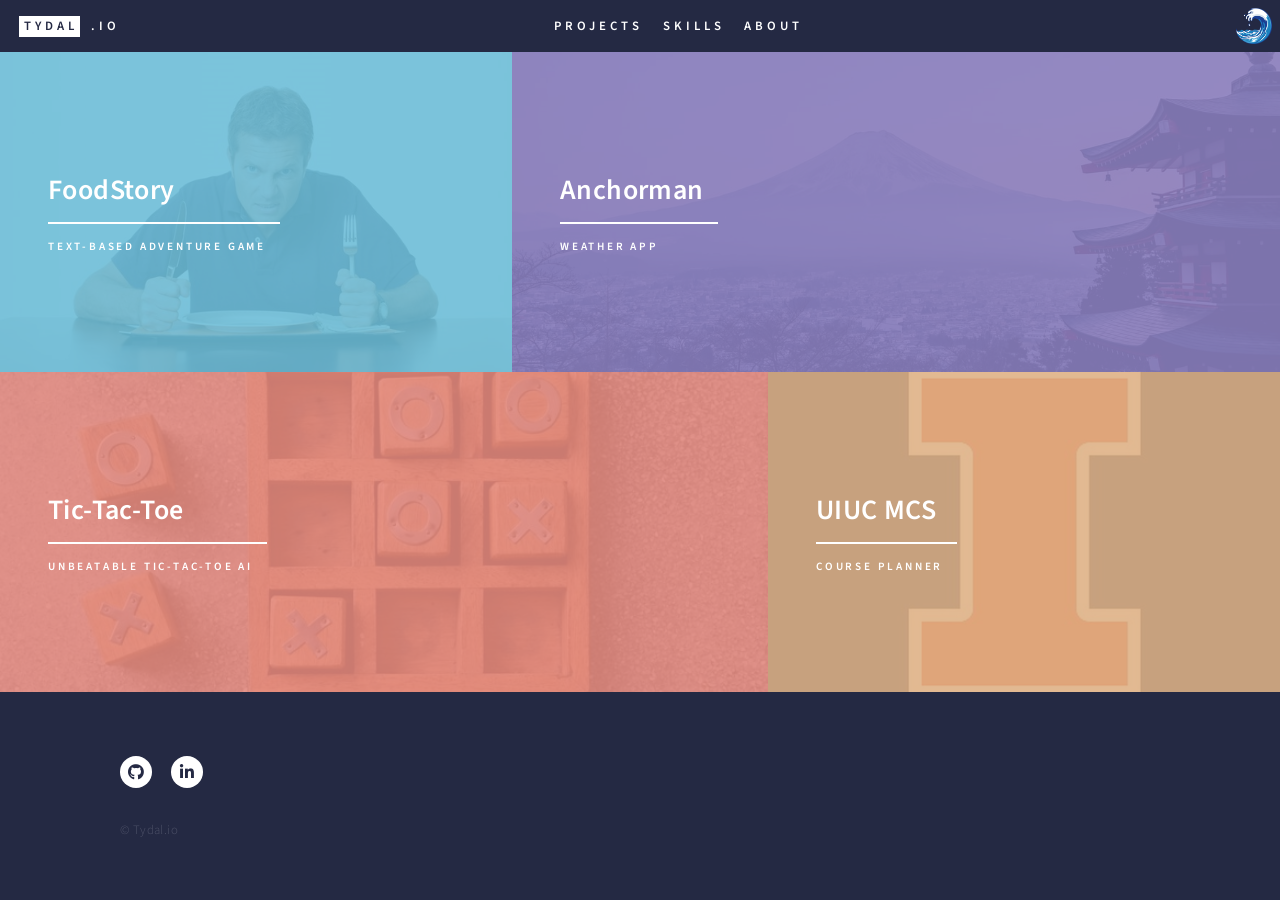
<file: index.html>
<!DOCTYPE HTML>

<html lang = "en">
	<head>
		<title>Tydal.io</title>
		<link rel="icon" href="images/wave.png">
		<meta charset="utf-8" />
		<meta name="viewport" content="width=device-width, initial-scale=1, user-scalable=no" />
		<link rel="stylesheet" href="assets/css/main.css" />
		<noscript><link rel="stylesheet" href="assets/css/noscript.css" /></noscript>
	</head>
	<body class="is-preload">

		<!-- Wrapper -->
			<div id="wrapper">

				<!-- Header -->
					<header id="header" class="alt">
						<a href="index.html" class="logo"><strong>Tydal</strong> <span>.io</span></a>
						<nav>
							<a href="index.html">Projects</a>
							<a href="skills-about.html">Skills</a>
							<a href="skills-about.html#contact">About</a>
						</nav>

						<nav>
							<img src="images/wave.png" id = "waveLogo" alt = "">
						</nav>
					</header>

				<!-- Menu -->

				<!-- Main -->
					<div id="main">

						<!-- One -->
							<section id="one" class="tiles">
								<article>
									<span class="image">
										<img src="images/foodstory.png" alt="" />
									</span>
									<header class="major">
										<h3><a href="foodstory.html" class="link">FoodStory</a></h3>
										<p>Text-Based Adventure Game</p>
									</header>
								</article>
								<article>
									<span class="image">
										<img src="images/japan.jpg" alt="" />
									</span>
									<header class="major">
										<h3><a href="weather.html" class="link">Anchorman</a></h3>
										<p>Weather App</p>
									</header>
								</article>
<!--								<article>-->
<!--									<span class="image">-->
<!--										<img src="images/road.jpeg" alt="" />-->
<!--									</span>-->
<!--									<header class="major">-->
<!--										<h3><a href="roadTrip.html" class="link">RoadTrip</a></h3>-->
<!--										<p>Shortest-path finder</p>-->
<!--									</header>-->
<!--								</article>-->


								<article>
									<span class="image">
										<img src="images/tic-tac-toe.jpeg" alt="" />
									</span>
									<header class="major">
										<h3><a href="TicTacToe.html" class="link">Tic-Tac-Toe</a></h3>
										<p>Unbeatable Tic-Tac-Toe AI</p>
									</header>
								</article>


								<article>
									<span class="image">
										<img src="images/UIUC.jpg" alt="" />
									</span>
									<header class="major">
										<h3><a href="UIUC-MCS-Courses.html" class="link">UIUC MCS</a></h3>
										<p>Course Planner</p>
									</header>
								</article>
<!--								<article>-->
<!--									<span class="image">-->
<!--										<img src="images/piano.jpg" alt="" />-->
<!--									</span>-->
<!--									<header class="major">-->
<!--										<h3><a href="landing.html" class="link">PianoForte</a></h3>-->
<!--										<p>Piano Tools Suite</p>-->
<!--									</header>-->
<!--								</article>-->
<!--								<article>-->
<!--									<span class="image">-->
<!--										<img src="images/steak.jpg" alt="" />-->
<!--									</span>-->
<!--									<header class="major">-->
<!--										<h3><a href="landing.html" class="link">Blah</a></h3>-->
<!--										<p>Calorie Tracker</p>-->
<!--									</header>-->
<!--								</article>-->
<!--								<article>-->
<!--									<span class="image">-->
<!--										<img src="images/money.jpg" alt="" />-->
<!--									</span>-->
<!--									<header class="major">-->
<!--										<h3><a href="landing.html" class="link">Blah2</a></h3>-->
<!--										<p>Investment Calculator</p>-->
<!--									</header>-->
<!--								</article>-->
							</section>

						<!-- Four -->

					</div>

				<!-- Contact -->

				<!-- Footer -->
					<footer id="footer">
						<div class="inner">
							<ul class="icons">
								<!-- <li><a href="#" class="icon brands alt fa-twitter"><span class="label">Twitter</span></a></li>
								<li><a href="#" class="icon brands alt fa-facebook-f"><span class="label">Facebook</span></a></li>
								<li><a href="#" class="icon brands alt fa-instagram"><span class="label">Instagram</span></a></li> -->
								<li><a href="https://github.com/tydaljames" class="icon brands alt fa-github"><span class="label">GitHub</span></a></li>
								<li><a href="https://www.linkedin.com/in/tyler-dalessandro/" class="icon brands alt fa-linkedin-in"><span class="label">LinkedIn</span></a></li>
							</ul>
							<ul class="copyright">
								<li>&copy; Tydal.io</li>
							</ul>
						</div>
					</footer>

			</div>

		<!-- Scripts -->
			<script src="assets/js/jquery.min.js"></script>
			<script src="assets/js/jquery.scrolly.min.js"></script>
			<script src="assets/js/jquery.scrollex.min.js"></script>
			<script src="assets/js/browser.min.js"></script>
			<script src="assets/js/breakpoints.min.js"></script>
			<script src="assets/js/util.js"></script>
			<script src="assets/js/main.js"></script>

	</body>
</html>
</file>
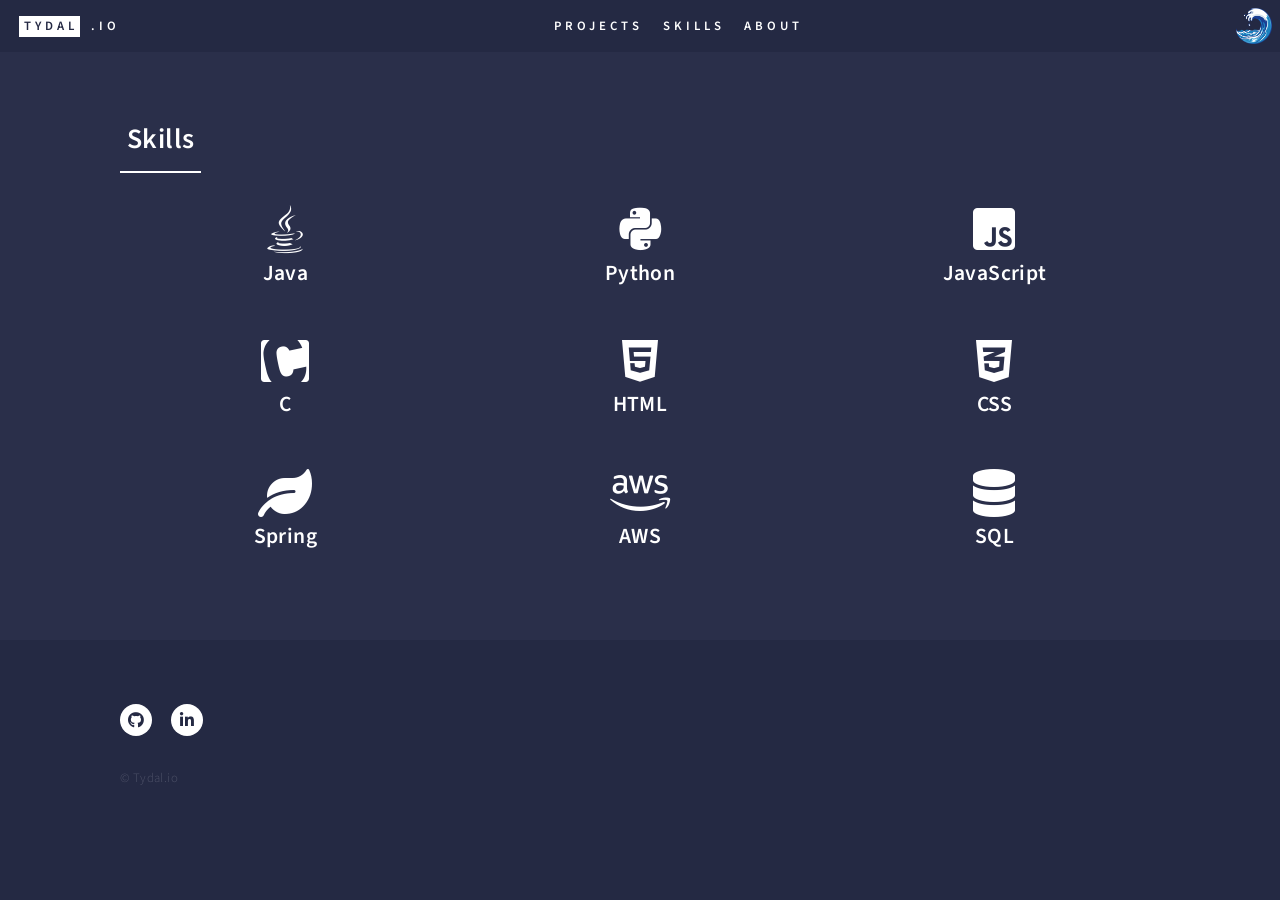
<file: skills-about.html>
<!DOCTYPE HTML>

<html>
	<head>
		<title>Tydal.io</title>
		<link rel="icon" href="images/wave.png">
		<meta charset="utf-8" />
		<meta name="viewport" content="width=device-width, initial-scale=1, user-scalable=no" />
		<link rel="stylesheet" href="assets/css/main.css" />
		<noscript><link rel="stylesheet" href="assets/css/noscript.css" /></noscript>
	</head>
	<body class="is-preload">

		<!-- Wrapper -->
			<div id="wrapper">

				<!-- Header -->
					<header id="header" class="alt">
						<a href="index.html" class="logo"><strong>Tydal</strong> <span>.io</span></a>
						<nav>
							<a href="index.html">Projects</a>
							<a href="skills-about.html">Skills</a>
							<a href="skills-about.html#contact">About</a>
						</nav>

						<nav>
							<img src="images/wave.png" id = "waveLogo">
						</nav>
					</header>

				<!-- Menu -->

				<!-- Main -->
					<div id="main">

						<!-- Four -->
							<section id="four" class="wrapper style1 special fade-up">
								<div class="inner">
									<header class="major">
										<h2>Skills</h2>
										<p></p>
									</header>
									<div class="box alt">
										<div class="row gtr-uniform">
											<section class="col-4 col-6-medium col-12-xsmall">
												<span class="solid alt major fa-3x fa-brands fa-java"></span>
												<h3>Java</h3>
												<p></p>
											</section>
											<section class="col-4 col-6-medium col-12-xsmall">
												<span class="solid alt major fa-3x fa-brands fa-python"></span>
												<h3>Python</h3>
												<p></p>
											</section>
											<section class="col-4 col-6-medium col-12-xsmall">
												<span class="solid alt major fa-3x fa-brands fa-square-js"></span>
												<h3>JavaScript</h3>
												<p></p>
											</section>
											<section class="col-4 col-6-medium col-12-xsmall">
												<span class="solid alt major fa-3x fa-brands fa-contao"></span>
												<h3>C</h3>
												<p></p>
											</section>
											<section class="col-4 col-6-medium col-12-xsmall">
												<span class="solid alt major fa-3x fa-brands fa-html5"></span>
												<h3>HTML</h3>
												<p></p>
											</section>
											<section class="col-4 col-6-medium col-12-xsmall">
												<span class="solid alt major fa-3x fa-brands fa-css3-alt"></span>
												<h3>CSS</h3>
												<p></p>
											</section>
											<section class="col-4 col-6-medium col-12-xsmall">
												<span class="solid alt major fa-3x fa-solid fa-leaf"></span>
												<h3>Spring</h3>
												<p></p>
											</section>
											<section class="col-4 col-6-medium col-12-xsmall">
												<span class="solid alt major fa-3x fa-brands fa-brands fa-aws"></span>
												<h3>AWS</h3>
												<p></p>
											</section>
											<section class="col-4 col-6-medium col-12-xsmall">
												<span class="solid alt major fa-3x fa-solid fa-database"></span>
												<h3>SQL</h3>
												<p></p>
											</section>
										</div>
									</div>
								</div>
							</section>

					</div>

				<!-- Contact -->
<!--					<section id="contact">-->
<!--						<div class="inner">-->
<!--							<section>-->
<!--								<form method="post" action="#">-->
<!--									<div class="fields">-->
<!--										<div class="field half">-->
<!--											<label for="name">Name</label>-->
<!--											<input type="text" name="name" id="name" />-->
<!--										</div>-->
<!--										<div class="field half">-->
<!--											<label for="email">Email</label>-->
<!--											<input type="text" name="email" id="email" />-->
<!--										</div>-->
<!--										<div class="field">-->
<!--											<label for="message">Message</label>-->
<!--											<textarea name="message" id="message" rows="6"></textarea>-->
<!--										</div>-->
<!--									</div>-->
<!--									<ul class="actions">-->
<!--										<li><input type="submit" value="Send Message" class="primary" /></li>-->
<!--										<li><input type="reset" value="Clear" /></li>-->
<!--									</ul>-->
<!--								</form>-->
<!--							</section>-->
<!--							<section class="split">-->
<!--								<section>-->
<!--									<div class="contact-method">-->
<!--										<span class="icon brands alt fa-github"></span>-->
<!--										<h3>GitHub</h3>-->
<!--										<span><a href="https://github.com/tydaljames">View Profile</a></span>-->
<!--									</div>-->
<!--								</section>-->
<!--								<section>-->
<!--									<div class="contact-method">-->
<!--										<span class="icon brands alt fa-linkedin-in"></span>-->
<!--										<h3>Linkedin</h3>-->
<!--										<span><a href="https://www.linkedin.com/in/tyler-dalessandro/">View Profile</a></span>-->
<!--									</div>-->
<!--								</section>-->
<!--								<section>-->
<!--									<div class="contact-method">-->
<!--										<span class="icon solid alt fa-envelope"></span>-->
<!--										<h3>Email</h3>-->
<!--&lt;!&ndash;										<a href="#">tydal@tydal.io</a>&ndash;&gt;-->
<!--										<span><a href="mailto: tydal@tydal.io">Send Email</a></span>-->
<!--									</div>-->
<!--								</section>-->
<!--							</section>-->
<!--						</div>-->
<!--					</section>-->

				<!-- Footer -->
					<footer id="footer">
						<div class="inner">
							<ul class="icons">
								<li><a href="https://github.com/tydaljames" class="icon brands alt fa-github"><span class="label">GitHub</span></a></li>
								<li><a href="https://www.linkedin.com/in/tyler-dalessandro/" class="icon brands alt fa-linkedin-in"><span class="label">LinkedIn</span></a></li>
							</ul>
							<ul class="copyright">
								<li>&copy; Tydal.io</li></li>
							</ul>
						</div>
					</footer>

			</div>

		<!-- Scripts -->
			<script src="assets/js/jquery.min.js"></script>
			<script src="assets/js/jquery.scrolly.min.js"></script>
			<script src="assets/js/jquery.scrollex.min.js"></script>
			<script src="assets/js/browser.min.js"></script>
			<script src="assets/js/breakpoints.min.js"></script>
			<script src="assets/js/util.js"></script>
			<script src="assets/js/main.js"></script>

	</body>
</html>
</file>
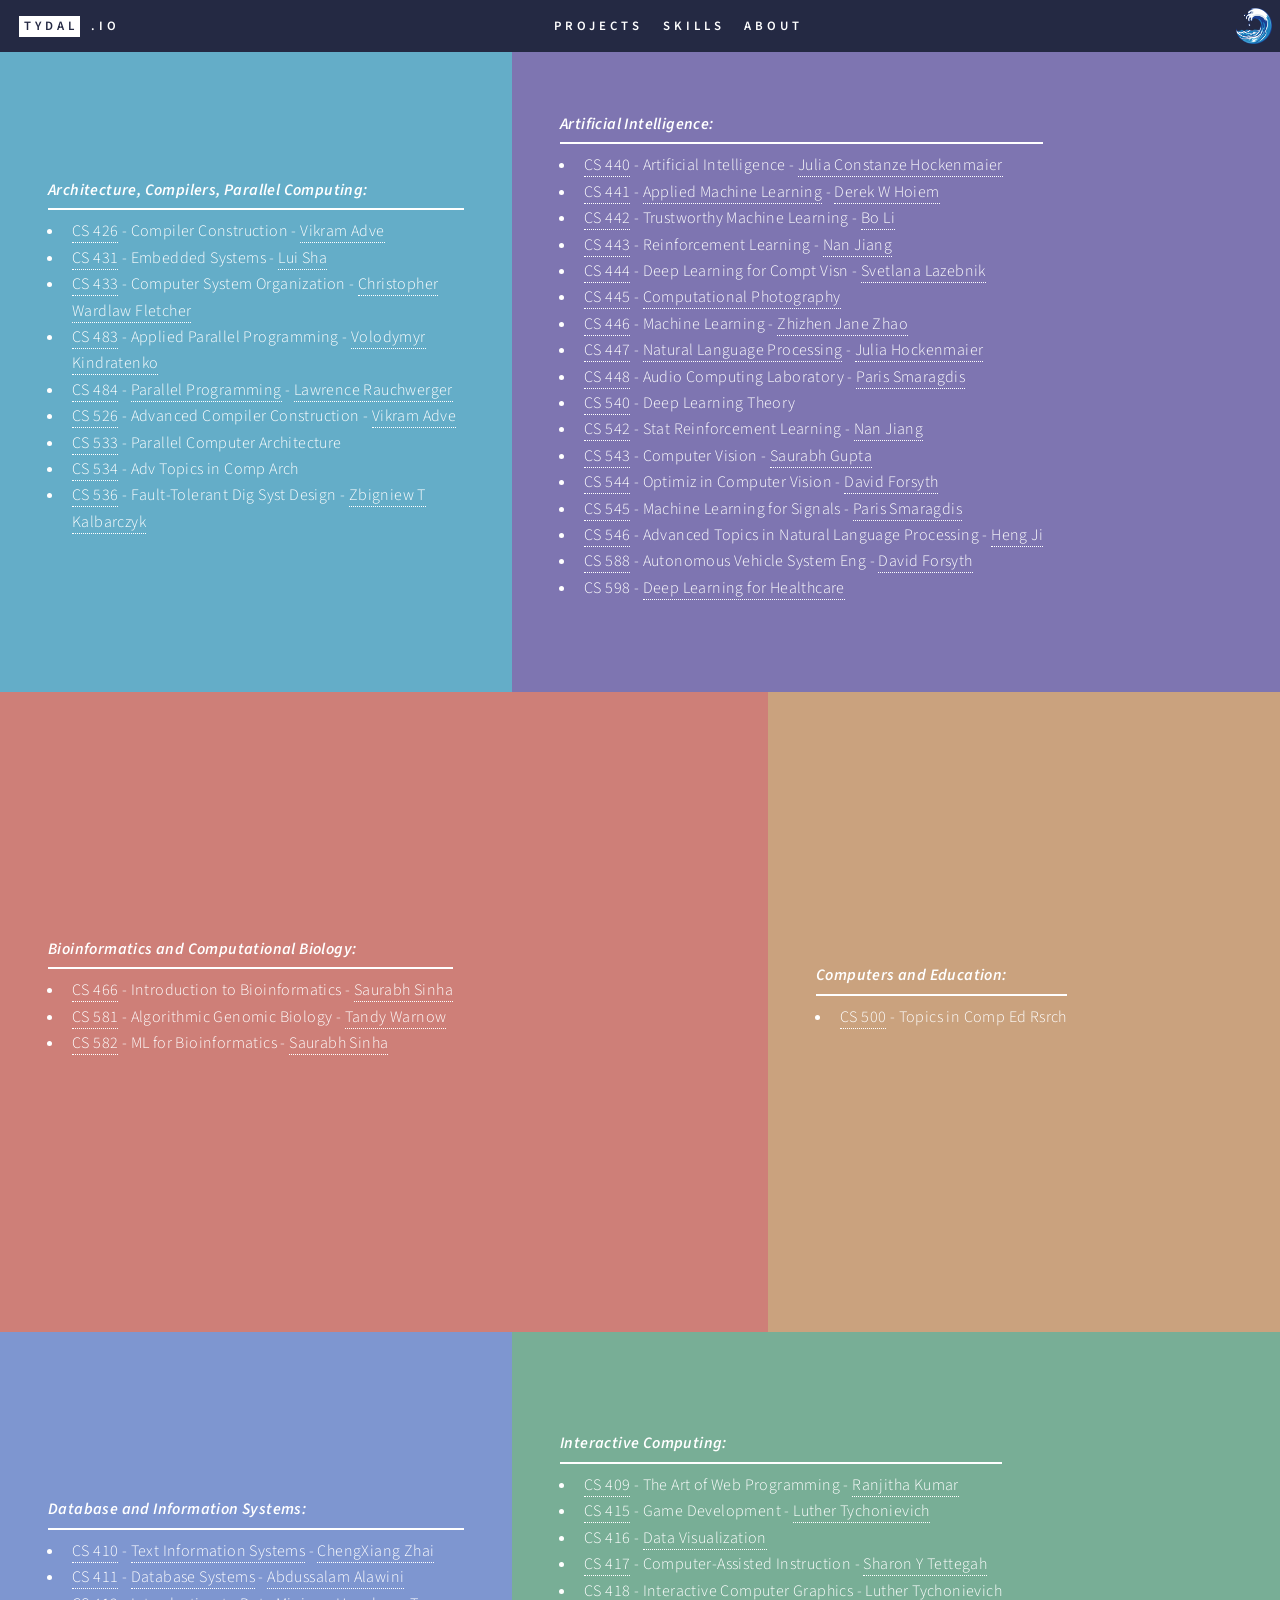
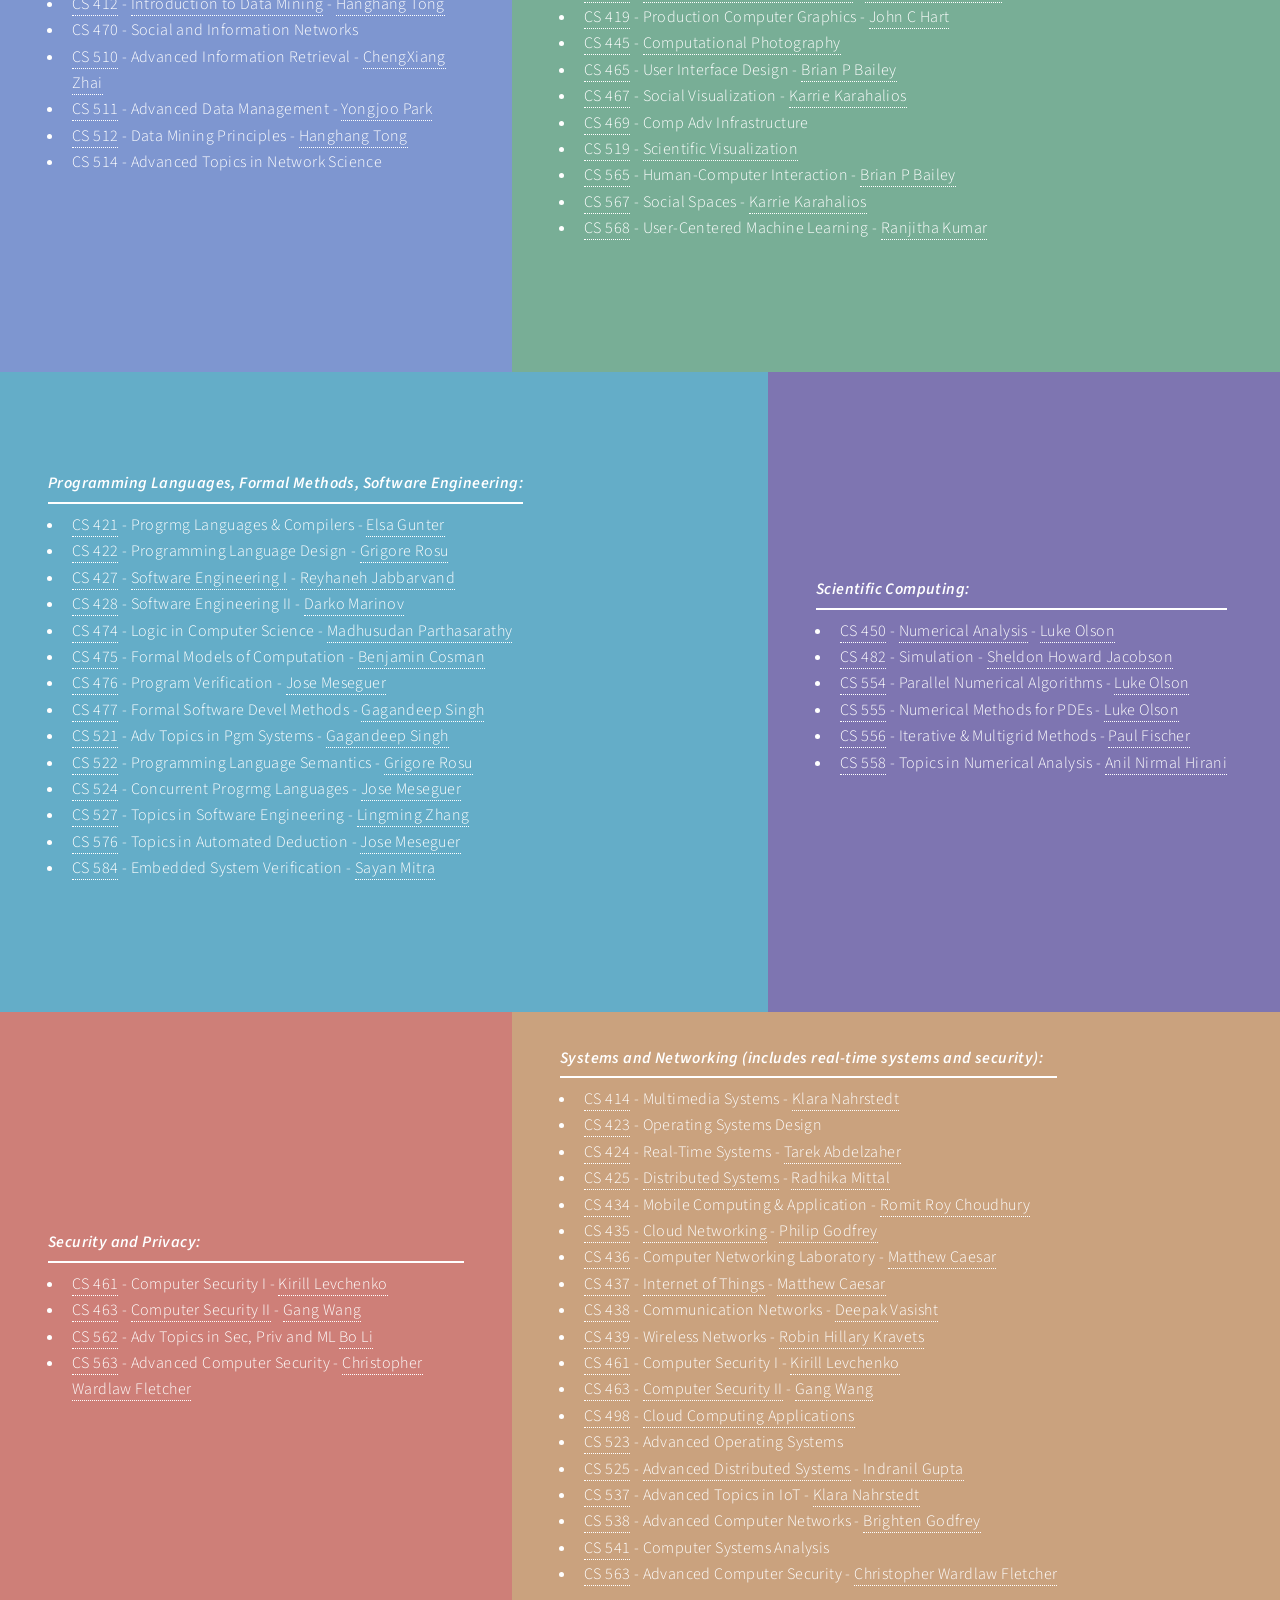
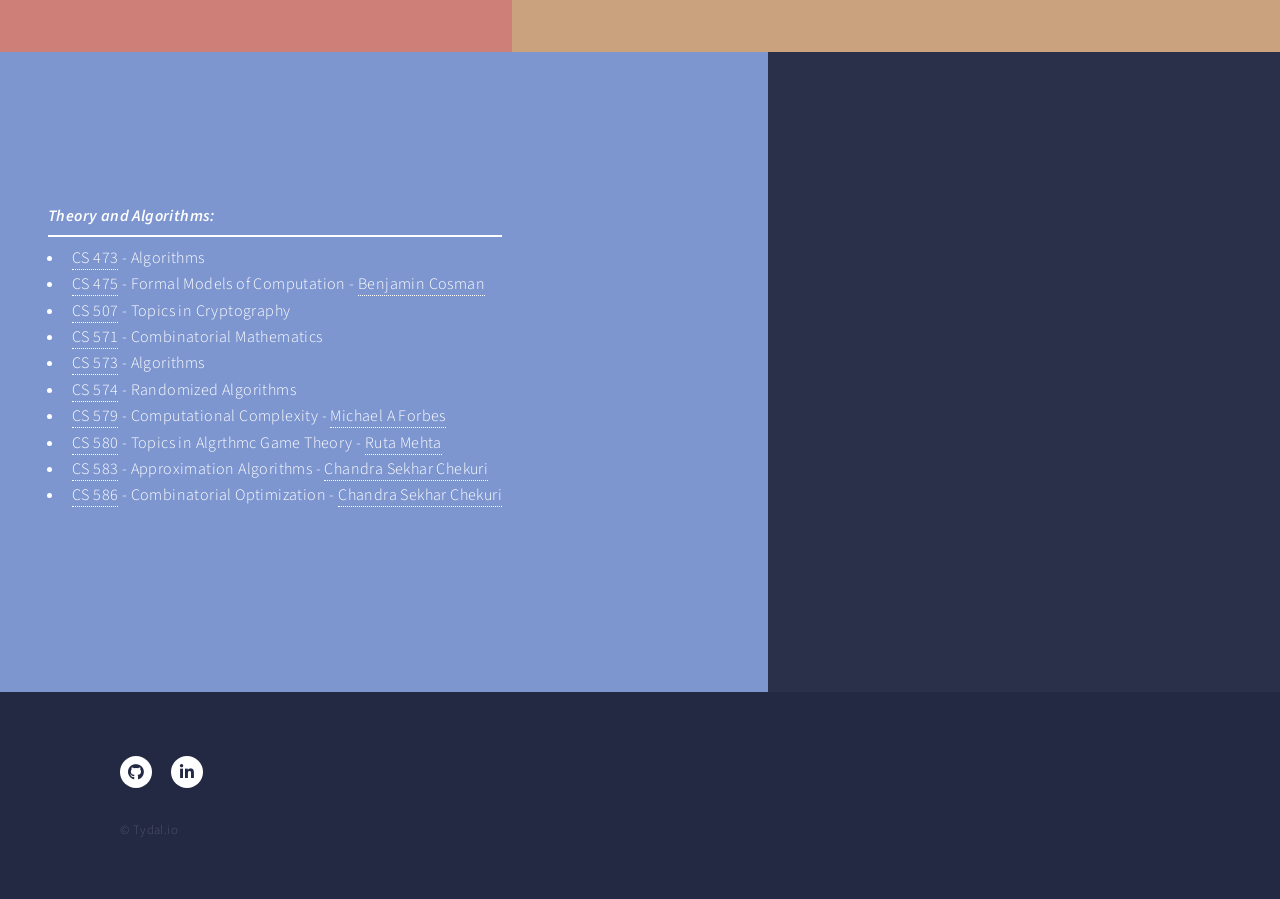
<file: UIUC-MCS-Courses.html>
<!DOCTYPE HTML>

<html lang = "en">
	<head>
		<title>Tydal.io</title>
		<link rel="icon" href="images/wave.png">
		<meta charset="utf-8" />
		<meta name="viewport" content="width=device-width, initial-scale=1, user-scalable=no" />
		<link rel="stylesheet" href="assets/css/main.css" />
		<noscript><link rel="stylesheet" href="assets/css/noscript.css" /></noscript>
	</head>
	<body class="is-preload">

		<!-- Wrapper -->
			<div id="wrapper">

				<!-- Header -->
					<header id="header" class="alt">
						<a href="index.html" class="logo"><strong>Tydal</strong> <span>.io</span></a>
						<nav>
							<a href="index.html">Projects</a>
							<a href="skills-about.html">Skills</a>
							<a href="skills-about.html#contact">About</a>
						</nav>

						<nav>
							<img src="images/wave.png" id = "waveLogo" alt = "">
						</nav>
					</header>
				<!-- Menu -->

				<!-- Main -->
					<div id="main">

						<!-- One -->
							<section id="one" class="UIUC-MCS-Tiles">
								<article>
									<header class="major">
										<em><b>Architecture, Compilers, Parallel Computing:</b></em>
										<ul>
											<li>
												<a href="https://cs.illinois.edu/academics/courses/CS426">CS 426</a> - Compiler Construction - <a href="https://www.ratemyprofessors.com/professor/1654175"> Vikram Adve</a>
											</li>
											<li>
												<a href="https://cs.illinois.edu/academics/courses/CS431">CS 431</a> - Embedded Systems - <a href="https://www.ratemyprofessors.com/professor/1508590">  Lui Sha</a>
											</li>
											<li>
												<a href="https://cs.illinois.edu/academics/courses/CS433">CS 433</a> - Computer System Organization - <a href="https://www.ratemyprofessors.com/professor/2072915"> Christopher Wardlaw Fletcher</a>
											</li>
											<li>
												<a href="https://cs.illinois.edu/academics/courses/CS483">CS 483</a> - Applied Parallel Programming - <a href="https://www.ratemyprofessors.com/professor/1550607"> Volodymyr Kindratenko</a>
											</li>
											<li>
												<a href="https://cs.illinois.edu/academics/courses/CS484">CS 484</a> - <a href="https://uiucmcs.org/courses/CS-484-Parallel-Programming"> Parallel Programming</a> - <a href="https://www.ratemyprofessors.com/professor/1649646"> Lawrence Rauchwerger</a>
											</li>
											<li>
												<a href="https://cs.illinois.edu/academics/courses/CS526">CS 526</a> - Advanced Compiler Construction - <a href="https://www.ratemyprofessors.com/professor/1654175"> Vikram Adve</a>
											</li>
											<li>
												<a href="https://cs.illinois.edu/academics/courses/CS533">CS 533</a> - Parallel Computer Architecture
											</li>
											<li>
												<a href="https://cs.illinois.edu/academics/courses/CS534">CS 534</a> - Adv Topics in Comp Arch
											</li>
											<li>
												<a href="https://cs.illinois.edu/academics/courses/CS536">CS 536</a> - Fault-Tolerant Dig Syst Design - <a href="https://www.ratemyprofessors.com/professor/1450614"> Zbigniew T Kalbarczyk</a>
											</li>
										</ul>
									</header>
								</article>
								<article>
									<header class="major">
										<em><b>Artificial Intelligence:</b></em>
										<ul>
											<li>
												<a href="https://cs.illinois.edu/academics/courses/CS440">CS 440</a> - Artificial Intelligence - <a href="https://www.ratemyprofessors.com/professor/2878076"> Julia Constanze Hockenmaier</a>
											</li>
											<li>
												<a href="https://cs.illinois.edu/academics/courses/CS441">CS 441</a> - <a href="https://uiucmcs.org/courses/CS-441-Applied-Machine-Learning"> Applied Machine Learning</a> - <a href="https://www.ratemyprofessors.com/professor/1579439"> Derek W Hoiem</a>
											</li>
											<li>
												<a href="https://cs.illinois.edu/academics/courses/CS442">CS 442</a> - Trustworthy Machine Learning - <a href="https://www.ratemyprofessors.com/professor/2251107"> Bo Li</a>
											</li>
											<li>
												<a href="https://cs.illinois.edu/academics/courses/CS443">CS 443</a> - Reinforcement Learning - <a href="https://www.ratemyprofessors.com/professor/2745991"> Nan Jiang</a>
											</li>
											<li>
												<a href="https://cs.illinois.edu/academics/courses/CS444">CS 444</a> - Deep Learning for Compt Visn - <a href="https://www.ratemyprofessors.com/professor/1832200"> Svetlana Lazebnik</a>
											</li>
											<li>
												<a href="https://cs.illinois.edu/academics/courses/CS445">CS 445</a> - <a href="https://uiucmcs.org/courses/CS-445-Computational-Photography"> Computational Photography</a>
											</li>
											<li>
												<a href="https://cs.illinois.edu/academics/courses/CS446">CS 446</a> - Machine Learning - <a href="https://www.ratemyprofessors.com/professor/2403596"> Zhizhen Jane Zhao</a>
											</li>
											<li>
												<a href="https://cs.illinois.edu/academics/courses/CS447">CS 447</a> - <a href="https://uiucmcs.org/courses/CS-447-Natural-Language-Processing"> Natural Language Processing</a> - <a href="https://www.ratemyprofessors.com/professor/2878076"> Julia Hockenmaier</a>
											</li>
											<li>
												<a href="https://cs.illinois.edu/academics/courses/CS448">CS 448</a> - Audio Computing Laboratory - <a href="https://www.ratemyprofessors.com/professor/2413715"> Paris Smaragdis</a>
											</li>
											<li>
												<a href="https://cs.illinois.edu/academics/courses/CS540">CS 540</a> - Deep Learning Theory
											</li>
											<li>
												<a href="https://cs.illinois.edu/academics/courses/CS542">CS 542</a> - Stat Reinforcement Learning - <a href="https://www.ratemyprofessors.com/professor/2745991"> Nan Jiang</a>
											</li>
											<li>
												<a href="https://cs.illinois.edu/academics/courses/CS543">CS 543</a> - Computer Vision - <a href="https://www.ratemyprofessors.com/professor/2694770"> Saurabh Gupta</a>
											</li>
											<li>
												<a href="https://cs.illinois.edu/academics/courses/CS544">CS 544</a> - Optimiz in Computer Vision - <a href="https://www.ratemyprofessors.com/professor/1178741">  David Forsyth</a>
											</li>
											<li>
												<a href="https://cs.illinois.edu/academics/courses/CS545">CS 545</a> - Machine Learning for Signals - <a href="https://www.ratemyprofessors.com/professor/2413715"> Paris Smaragdis</a>
											</li>
											<li>
												<a href="https://cs.illinois.edu/academics/courses/CS546">CS 546</a> - Advanced Topics in Natural Language Processing - <a href="https://www.ratemyprofessors.com/professor/2516947"> Heng Ji</a>
											</li>
											<li>
												<a href="https://cs.illinois.edu/academics/courses/CS588">CS 588</a> - Autonomous Vehicle System Eng - <a href="https://www.ratemyprofessors.com/professor/1178741">  David Forsyth</a>
											</li>
											<li>
												CS 598 - <a href="https://uiucmcs.org/courses/CS-598-Deep-Learning-for-Healthcare"> Deep Learning for Healthcare</a>
											</li>
										</ul>
									</header>
								</article>
								<article>
									<header class="major">
										<em><b>Bioinformatics and Computational Biology:</b></em>
										<ul>
											<li>
												<a href="https://cs.illinois.edu/academics/courses/CS466">CS 466</a> - Introduction to Bioinformatics - <a href="https://www.ratemyprofessors.com/professor/831226"> Saurabh   Sinha</a>
											</li>
											<li>
												<a href="https://cs.illinois.edu/academics/courses/CS581">CS 581</a> - Algorithmic Genomic Biology - <a href="https://www.ratemyprofessors.com/professor/1692955"> Tandy Warnow</a>
											</li>
											<li>
												<a href="https://cs.illinois.edu/academics/courses/CS582">CS 582</a> - ML for Bioinformatics - <a href="https://www.ratemyprofessors.com/professor/831226"> Saurabh Sinha</a>
											</li>
										</ul>
									</header>
								</article>
								<article>
									<header class="major">
										<em><b>Computers and Education:</b></em>
										<ul>
											<li>
												<a href="https://cs.illinois.edu/academics/courses/CS500">CS 500</a> - Topics in Comp Ed Rsrch
											</li>
										</ul>
									</header>
								</article>
								<article>
									<header class="major">
										<em><b>Database and Information Systems:</b></em>
										<ul>
											<li>
												<a href="https://cs.illinois.edu/academics/courses/CS410">CS 410</a> - <a href="https://uiucmcs.org/courses/CS-410-Text-Information-Systems"> Text Information Systems</a> - <a href="https://www.ratemyprofessors.com/professor/1861186"> ChengXiang  Zhai</a>
											</li>
											<li>
												<a href="https://cs.illinois.edu/academics/courses/CS411">CS 411</a> - <a href="https://uiucmcs.org/courses/CS-411-Database-Systems"> Database Systems</a> - <a href="https://www.ratemyprofessors.com/professor/2442487"> Abdussalam  Alawini</a>
											</li>
											<li>
												<a href="https://cs.illinois.edu/academics/courses/CS412">CS 412</a> - <a href="https://uiucmcs.org/courses/CS-412-Introduction-to-Data-Mining"> Introduction to Data Mining</a> - <a href="https://www.ratemyprofessors.com/professor/2654645"> Hanghang Tong</a>
											</li>
											<li>
												CS 470 - Social and Information Networks
											</li>
											<li>
												<a href="https://cs.illinois.edu/academics/courses/CS510">CS 510</a> - Advanced Information Retrieval - <a href="https://www.ratemyprofessors.com/professor/1861186"> ChengXiang  Zhai</a>
											</li>
											<li>
												<a href="https://cs.illinois.edu/academics/courses/CS511">CS 511</a> - Advanced Data Management - <a href="https://www.ratemyprofessors.com/professor/2723557"> Yongjoo Park</a>
											</li>
											<li>
												<a href="https://cs.illinois.edu/academics/courses/CS512">CS 512</a> - Data Mining Principles - <a href="https://www.ratemyprofessors.com/professor/2654645"> Hanghang Tong</a>
											</li>
											<li>
												CS 514 - Advanced Topics in Network Science
											</li>
										</ul>
									</header>
								</article>
								<article>
									<header class="major">
										<em><b>Interactive Computing:</b></em>
										<ul>
											<li>
												<a href="https://cs.illinois.edu/academics/courses/CS409">CS 409</a> - The Art of Web Programming - <a href="https://www.ratemyprofessors.com/professor/2013577"> Ranjitha Kumar</a>
											</li>
											<li>
												<a href="https://cs.illinois.edu/academics/courses/CS415">CS 415</a> - Game Development - <a href="https://www.ratemyprofessors.com/professor/1837809"> Luther Tychonievich</a>
											</li>
											<li>
												CS 416 - <a href="https://uiucmcs.org/courses/CS-416-Data-Visualization"> Data Visualization</a>
											</li>
											<li>
												<a href="https://cs.illinois.edu/academics/courses/CS417">CS 417</a> - Computer-Assisted Instruction - <a href="https://www.ratemyprofessors.com/professor/2498760"> Sharon Y Tettegah</a>
											</li>
											<li>
												<a href="https://cs.illinois.edu/academics/courses/CS418">CS 418</a> - <a href="https://uiucmcs.org/courses/CS-418-Interactive-Computer-Graphics"> Interactive Computer Graphics</a> - <a href="https://www.ratemyprofessors.com/professor/1837809"> Luther Tychonievich</a>
											</li>
											<li>
												<a href="https://cs.illinois.edu/academics/courses/CS419">CS 419</a> - Production Computer Graphics - <a href="https://www.ratemyprofessors.com/professor/1209929"> John C Hart</a>
											</li>
											<li>
												<a href="https://cs.illinois.edu/academics/courses/CS445">CS 445</a> - <a href="https://uiucmcs.org/courses/CS-445-Computational-Photography"> Computational Photography</a>
											</li>
											<li>
												<a href="https://cs.illinois.edu/academics/courses/CS465">CS 465</a> - User Interface Design - <a href="https://www.ratemyprofessors.com/professor/550130"> Brian P Bailey</a>
											</li>
											<li>
												<a href="https://cs.illinois.edu/academics/courses/CS467">CS 467</a> - Social Visualization - <a href="https://www.ratemyprofessors.com/professor/2908883">  Karrie Karahalios</a>
											</li>
											<li>
												<a href="https://cs.illinois.edu/academics/courses/CS469">CS 469</a> - Comp Adv Infrastructure
											</li>
											<li>
												<a href="https://cs.illinois.edu/academics/courses/CS519">CS 519</a> - <a href="https://uiucmcs.org/courses/CS-519-Scientific-Visualization"> Scientific Visualization</a>
											</li>
											<li>
												<a href="https://cs.illinois.edu/academics/courses/CS565">CS 565</a> - Human-Computer Interaction - <a href="https://www.ratemyprofessors.com/professor/1947974"> Brian P Bailey</a>
											</li>
											<li>
												<a href="https://cs.illinois.edu/academics/courses/CS567">CS 567</a> - Social Spaces - <a href="https://www.ratemyprofessors.com/professor/2908883">  Karrie Karahalios</a>
											</li>
											<li>
												<a href="https://cs.illinois.edu/academics/courses/CS568">CS 568</a> - User-Centered Machine Learning - <a href="https://www.ratemyprofessors.com/professor/2013577"> Ranjitha Kumar</a>
											</li>
										</ul>
									</header>
								</article>
								<article>
									<header class="major">
										<em><b>Programming Languages, Formal Methods, Software Engineering:</b></em>
										<ul>
											<li>
												<a href="https://cs.illinois.edu/academics/courses/CS421">CS 421</a> - Progrmg Languages & Compilers - <a href="https://www.ratemyprofessors.com/professor/986195"> Elsa Gunter</a>
											</li>
											<li>
												<a href="https://cs.illinois.edu/academics/courses/CS422">CS 422</a> - Programming Language Design - <a href="https://www.ratemyprofessors.com/professor/1461507"> Grigore Rosu</a>
											</li>
											<li>
												<a href="https://cs.illinois.edu/academics/courses/CS427">CS 427</a> - <a href="https://uiucmcs.org/courses/CS-427-Software-Engineering-I"> Software Engineering I</a> - <a href="https://www.ratemyprofessors.com/professor/2871910"> Reyhaneh Jabbarvand</a>
											</li>
											<li>
												<a href="https://cs.illinois.edu/academics/courses/CS428">CS 428</a> - Software Engineering II - <a href="https://www.ratemyprofessors.com/professor/984270"> Darko Marinov</a>
											</li>
											<li>
												<a href="https://cs.illinois.edu/academics/courses/CS474">CS 474</a> - Logic in Computer Science - <a href="https://www.ratemyprofessors.com/professor/1426819"> Madhusudan Parthasarathy</a>
											</li>
											<li>
												<a href="https://cs.illinois.edu/academics/courses/CS475">CS 475</a> - Formal Models of Computation - <a href="https://www.ratemyprofessors.com/professor/2760388"> Benjamin Cosman</a>
											</li>
											<li>
												<a href="https://cs.illinois.edu/academics/courses/CS476">CS 476</a> - Program Verification - <a href="https://www.ratemyprofessors.com/professor/1880712"> Jose Meseguer</a>
											</li>
											<li>
												<a href="https://cs.illinois.edu/academics/courses/CS477">CS 477</a> - Formal Software Devel Methods - <a href="https://www.ratemyprofessors.com/professor/2838716"> Gagandeep Singh</a>
											</li>
											<li>
												<a href="https://cs.illinois.edu/academics/courses/CS521">CS 521</a> - Adv Topics in Pgm Systems - <a href="https://www.ratemyprofessors.com/professor/2838716"> Gagandeep Singh</a>
											</li>
											<li>
												<a href="https://cs.illinois.edu/academics/courses/CS522">CS 522</a> - Programming Language Semantics - <a href="https://www.ratemyprofessors.com/professor/1461507"> Grigore Rosu</a>
											</li>
											<li>
												<a href="https://cs.illinois.edu/academics/courses/CS524">CS 524</a> - Concurrent Progrmg Languages - <a href="https://www.ratemyprofessors.com/professor/1880712"> Jose Meseguer</a>
											</li>
											<li>
												<a href="https://cs.illinois.edu/academics/courses/CS527">CS 527</a> - Topics in Software Engineering - <a href="https://www.ratemyprofessors.com/professor/1935928"> Lingming Zhang</a>
											</li>
											<li>
												<a href="https://cs.illinois.edu/academics/courses/CS576">CS 576</a> - Topics in Automated Deduction - <a href="https://www.ratemyprofessors.com/professor/1880712"> Jose Meseguer</a>
											</li>
											<li>
												<a href="https://cs.illinois.edu/academics/courses/CS584">CS 584</a> - Embedded System Verification - <a href="https://www.ratemyprofessors.com/professor/1766542"> Sayan Mitra</a>
											</li>
										</ul>
									</header>
								</article>
								<article>
									<header class="major">
										<em><b>Scientific Computing:</b></em>
										<ul>
											<li>
												<a href="https://cs.illinois.edu/academics/courses/CS450">CS 450</a> - <a href="https://uiucmcs.org/courses/CS-450-Numerical-Analysis"> Numerical Analysis</a> - <a href="https://www.ratemyprofessors.com/professor/1185349"> Luke   Olson</a>
											</li>
											<li>
												<a href="https://cs.illinois.edu/academics/courses/CS482">CS 482</a> - Simulation - <a href="https://www.ratemyprofessors.com/professor/1636624"> Sheldon Howard Jacobson</a>
											</li>
											<li>
												<a href="https://cs.illinois.edu/academics/courses/CS554">CS 554</a> - Parallel Numerical Algorithms - <a href="https://www.ratemyprofessors.com/professor/1185349"> Luke   Olson</a>
											</li>
											<li>
												<a href="https://cs.illinois.edu/academics/courses/CS555">CS 555</a> - Numerical Methods for PDEs - <a href="https://www.ratemyprofessors.com/professor/1185349"> Luke Olson</a>
											</li>
											<li>
												<a href="https://cs.illinois.edu/academics/courses/CS556">CS 556</a> - Iterative & Multigrid Methods - <a href="https://www.ratemyprofessors.com/professor/232570"> Paul Fischer</a>
											</li>
											<li>
												<a href="https://cs.illinois.edu/academics/courses/CS558">CS 558</a> - Topics in Numerical Analysis - <a href="https://www.ratemyprofessors.com/professor/1004115"> Anil Nirmal Hirani</a>
											</li>
										</ul>
									</header>
								</article>
								<article>
									<header class="major">
										<em><b>Security and Privacy:</b></em>
										<ul>
											<li>
												<a href="https://cs.illinois.edu/academics/courses/CS461">CS 461</a> - Computer Security I - <a href="https://www.ratemyprofessors.com/professor/2883873">  Kirill Levchenko</a>
											</li>
											<li>
												<a href="https://cs.illinois.edu/academics/courses/CS463">CS 463</a> - <a href="https://uiucmcs.org/courses/CS-463-Computer-Security-II"> Computer Security II</a> - <a href="https://www.ratemyprofessors.com/professor/1961361"> Gang Wang</a>
											</li>
											<li>
												<a href="https://cs.illinois.edu/academics/courses/CS562">CS 562</a> - Adv Topics in Sec, Priv and ML <a href="https://www.ratemyprofessors.com/professor/2251107"> Bo Li</a>
											</li>
											<li>
												<a href="https://cs.illinois.edu/academics/courses/CS563">CS 563</a> - Advanced Computer Security - <a href="https://www.ratemyprofessors.com/professor/2072915"> Christopher Wardlaw Fletcher</a>
											</li>
										</ul>
									</header>
								</article>
								<article>
									<header class="major">
										<em><b>Systems and Networking (includes real-time systems and security):</b></em>
										<ul>
											<li>
												<a href="https://cs.illinois.edu/academics/courses/CS414">CS 414</a> - Multimedia Systems - <a href="https://www.ratemyprofessors.com/professor/1668024"> Klara Nahrstedt</a>
											</li>
											<li>
												<a href="https://cs.illinois.edu/academics/courses/CS423">CS 423</a> - Operating Systems Design
											</li>
											<li>
												<a href="https://cs.illinois.edu/academics/courses/CS424">CS 424</a> - Real-Time Systems - <a href="https://www.ratemyprofessors.com/professor/797719"> Tarek Abdelzaher</a>
											</li>
											<li>
												<a href="https://cs.illinois.edu/academics/courses/CS425">CS 425</a> - <a href="https://uiucmcs.org/courses/CS-425-Distributed-Systems-(Cloud-Computing-Concepts)"> Distributed Systems</a> - <a href="https://www.ratemyprofessors.com/professor/2699651"> Radhika Mittal</a>
											</li>
											<li>
												<a href="https://cs.illinois.edu/academics/courses/CS434">CS 434</a> - Mobile Computing & Application - <a href="https://www.ratemyprofessors.com/professor/1925507"> Romit Roy Choudhury</a>
											</li>
											<li>
												<a href="https://cs.illinois.edu/academics/courses/CS435">CS 435</a> - <a href="https://uiucmcs.org/courses/CS-435-Cloud-Networking"> Cloud Networking</a> - <a href="https://www.ratemyprofessors.com/professor/1719710">  Philip Godfrey</a>
											</li>
											<li>
												<a href="https://cs.illinois.edu/academics/courses/CS436">CS 436</a> - Computer Networking Laboratory - <a href="https://www.ratemyprofessors.com/professor/1631537">  Matthew Caesar</a>
											</li>
											<li>
												<a href="https://cs.illinois.edu/academics/courses/CS437">CS 437</a> - <a href="https://uiucmcs.org/courses/CS-437-Internet-of-Things"> Internet of Things</a> - <a href="https://www.ratemyprofessors.com/professor/1233560">  Matthew Caesar</a>
											</li>
											<li>
												<a href="https://cs.illinois.edu/academics/courses/CS438">CS 438</a> - Communication Networks - <a href="https://www.ratemyprofessors.com/professor/2909258"> Deepak Vasisht</a>
											</li>
											<li>
												<a href="https://cs.illinois.edu/academics/courses/CS439">CS 439</a> - Wireless Networks - <a href="https://www.ratemyprofessors.com/professor/188401"> Robin Hillary Kravets</a>
											</li>
											<li>
												<a href="https://cs.illinois.edu/academics/courses/CS461">CS 461</a> - Computer Security I - <a href="https://www.ratemyprofessors.com/professor/2883873">  Kirill Levchenko</a>
											</li>
											<li>
												<a href="https://cs.illinois.edu/academics/courses/CS463">CS 463</a> - <a href="https://uiucmcs.org/courses/CS-463-Computer-Security-II"> Computer Security II</a> - <a href="https://www.ratemyprofessors.com/professor/1961361"> Gang Wang</a>
											</li>
											<li>
												<a href="https://cs.illinois.edu/academics/courses/CS498DSO">CS 498</a> - <a href="https://uiucmcs.org/courses/CS-498-Cloud-Computing-Applications"> Cloud Computing Applications</a>
											</li>
											<li>
												<a href="https://cs.illinois.edu/academics/courses/CS523">CS 523</a> - Advanced Operating Systems
											</li>
											<li>
												<a href="https://cs.illinois.edu/academics/courses/CS525">CS 525</a> - <a href="https://uiucmcs.org/courses/CS-525-Advanced-Distributed-Systems"> Advanced Distributed Systems</a> - <a href="https://www.ratemyprofessors.com/professor/831224"> Indranil Gupta</a>
											</li>
											<li>
												<a href="https://cs.illinois.edu/academics/courses/CS537">CS 537</a> - Advanced Topics in IoT - <a href="https://www.ratemyprofessors.com/professor/1668024"> Klara Nahrstedt</a>
											</li>
											<li>
												<a href="https://cs.illinois.edu/academics/courses/CS538">CS 538</a> - Advanced Computer Networks - <a href="https://www.ratemyprofessors.com/professor/763288">  Brighten Godfrey</a>
											</li>
											<li>
												<a href="https://cs.illinois.edu/academics/courses/CS541">CS 541</a> - Computer Systems Analysis
											</li>
											<li>
												<a href="https://cs.illinois.edu/academics/courses/CS563">CS 563</a> - Advanced Computer Security - <a href="https://www.ratemyprofessors.com/professor/2072915"> Christopher Wardlaw Fletcher</a>
											</li>
										</ul>
									</header>
								</article>
								<article>
									<header class="major">
										<em><b>Theory and Algorithms:</b></em>
										<ul>
											<li>
												<a href="https://cs.illinois.edu/academics/courses/CS473">CS 473</a> - Algorithms
											</li>
											<li>
												<a href="https://cs.illinois.edu/academics/courses/CS475">CS 475</a> - Formal Models of Computation - <a href="https://www.ratemyprofessors.com/professor/2760388"> Benjamin Cosman</a>
											</li>
											<li>
												<a href="https://cs.illinois.edu/academics/courses/CS507">CS 507</a> - Topics in Cryptography
											</li>
											<li>
												<a href="https://cs.illinois.edu/academics/courses/CS571">CS 571</a> - Combinatorial Mathematics
											</li>
											<li>
												<a href="https://cs.illinois.edu/academics/courses/CS573">CS 573</a> - Algorithms
											</li>
											<li>
												<a href="https://cs.illinois.edu/academics/courses/CS574">CS 574</a> - Randomized Algorithms
											</li>
											<li>
												<a href="https://cs.illinois.edu/academics/courses/CS579">CS 579</a> - Computational Complexity - <a href="https://www.ratemyprofessors.com/professor/1926093"> Michael A Forbes</a>
											</li>
											<li>
												<a href="https://cs.illinois.edu/academics/courses/CS580">CS 580</a> - Topics in Algrthmc Game Theory - <a href="https://www.ratemyprofessors.com/professor/2575487"> Ruta Mehta</a>
											</li>
											<li>
												<a href="https://cs.illinois.edu/academics/courses/CS583">CS 583</a> - Approximation Algorithms - <a href="https://www.ratemyprofessors.com/professor/1901793"> Chandra Sekhar Chekuri</a>
											</li>
											<li>
												<a href="https://cs.illinois.edu/academics/courses/CS586">CS 586</a> - Combinatorial Optimization - <a href="https://www.ratemyprofessors.com/professor/1901793"> Chandra Sekhar Chekuri</a>
											</li>
										</ul>
									</header>
								</article>
							</section>

						<!-- Four -->

					</div>

				<!-- Contact -->

				<!-- Footer -->
					<footer id="footer">
						<div class="inner">
							<ul class="icons">
								<!-- <li><a href="#" class="icon brands alt fa-twitter"><span class="label">Twitter</span></a></li>
								<li><a href="#" class="icon brands alt fa-facebook-f"><span class="label">Facebook</span></a></li>
								<li><a href="#" class="icon brands alt fa-instagram"><span class="label">Instagram</span></a></li> -->
								<li><a href="https://github.com/tydaljames" class="icon brands alt fa-github"><span class="label">GitHub</span></a></li>
								<li><a href="https://www.linkedin.com/in/tyler-dalessandro/" class="icon brands alt fa-linkedin-in"><span class="label">LinkedIn</span></a></li>
							</ul>
							<ul class="copyright">
								<li>&copy; Tydal.io</li>
							</ul>
						</div>
					</footer>

			</div>

		<!-- Scripts -->
			<script src="assets/js/jquery.min.js"></script>
			<script src="assets/js/jquery.scrolly.min.js"></script>
			<script src="assets/js/jquery.scrollex.min.js"></script>
			<script src="assets/js/browser.min.js"></script>
			<script src="assets/js/breakpoints.min.js"></script>
			<script src="assets/js/util.js"></script>
			<script src="assets/js/main.js"></script>

	</body>
</html>
</file>
<file: assets/css/noscript.css>
body.is-preload #banner:after {
	opacity: 0.85;
}

body.is-preload #banner > .inner {
	-moz-filter: none;
	-webkit-filter: none;
	-ms-filter: none;
	filter: none;
	-moz-transform: none;
	-webkit-transform: none;
	-ms-transform: none;
	transform: none;
	opacity: 1;
}
</file>
<file: assets/css/main.css>
@import url(fontawesome-all.css);
@import url("https://fonts.googleapis.com/css?family=Source+Sans+Pro:300,300italic,600,600italic");

#waveLogo {
	border: 0;
	display: inline-block;
	height: inherit;
	line-height: inherit;
	padding: 0.5em 0.5em;
}
.switch {
	position: relative;
	left: 50%;
	transform: translate(-50%);
	width: 14rem;
	/*padding: 0 1rem;*/
	font-family: verdana;
}
.switch:before {
	content: " ";
	position: absolute;
	left: 0;
	z-index: -1;
	width: 100%;
	height: 3rem;
	background: #000;
	border-radius: 30px;
}
.switch__label {
	display: inline-block;
	width: 2rem;
	padding: 1rem;
	text-align: center;
	cursor: pointer;
	transition: color 200ms ease-out;
}
.switch__label:hover {
	color: white;
}
.switch__indicator {
	width: 4rem;
	height: 4rem;
	position: absolute;
	top: -0.5rem;
	left: 0;
	background: blue;
	border-radius: 50%;
	transition: transform 600ms cubic-bezier(0.02, 0.94, 0.09, 0.97), background 300ms cubic-bezier(0.17, 0.67, 0.14, 1.03);
	transform: translate3d(1rem, 0, 0);
}
.switch input#one:checked ~ .switch__indicator {
	background: PaleGreen;
	transform: translate3d(1.2rem, 0, 0);
}
.switch input#two:checked ~ .switch__indicator {
	background: MediumTurquoise;
	transform: translate3d(5.5rem, 0, 0);
}
.switch input#three:checked ~ .switch__indicator {
	background: PaleVioletRed;
	transform: translate3d(10.6rem, 0, 0);
}
.switch input[type="radio"]:not(:checked), .switch input[type="radio"]:checked {
	display: none;
}
/*.switchBody {*/
/*	background: #333;*/
/*	color: #999;*/
/*	position: absolute;*/
/*	top: 50%;*/
/*	left: 50%;*/
/*	margin-left: -9rem;*/
/*	margin-top: -3rem;*/
/*}*/



.gameBody {
	padding: 0;
	margin: 0;
	display: flex;
	justify-content: center;
	align-items: center;
	width: 100vw;
	height: 100vh;
	background-color: inherit;
  }
  
  .gameBox {
	width: 800px;
	max-width: 80%;
	background-color: black;
	padding: 10px;
	border-radius: 5px;
	box-shadow: 0 0 10px 2px;
  }
  
  .game-btn-grid {
	display: grid;
	grid-template-columns: repeat(2, auto);
	gap: 10px;
	margin-top: 20px;
  }


  
  .btn {
	background-color: hsl(200, 100%, 50%);
	border: 1px solid hsl(200, 100%, 30%);
	border-radius: 5px;
	padding: 5px 10px;
	color: white;
	outline: none;
  }

.tic-tac-toe-buttons {
	display: grid;
	grid-template-columns: repeat(3, minmax(10vw, max-content)); /* This will ensure that each button has at least 10vw width but not more than its content requires */
	gap: 2vw;
	margin-top: 2vw;
	width: 100%;
	justify-content: center;
}

.tic-tac-toe-btn {
	/*background-color: hsl(200, 100%, 50%);*/
	background-color: hsl(138, 100%, 30%);
	border: 1px solid hsl(200, 100%, 30%);
	border-radius: 5px;
	color: white;
	outline: none;
	width: 10vw;  /* or adjust as needed */
	height: 10vw; /* or adjust as needed */
	font-size: 4vw; /* adjust as necessary for your desired text size */
	display: flex;
	align-items: center;
	justify-content: center;
	box-sizing: border-box;  /* ensures padding and border are included in the total width and height */
}

#resetButton {
	background-color: #3498db;
	color: white;
	border: none;
	border-radius: 5px;
	padding: 10px 20px;
	font-size: 16px;
	cursor: pointer;
	transition: background-color 0.3s;
	/*margin-left: 200vw; !* Add some space to the left of the Reset button *!*/

}

#resetButton:hover {
	background-color: #2980b9;
}

#resetButton:disabled {
	background-color: #7f8c8d;
	cursor: not-allowed;
}


#top-section {
	display: flex;
	justify-content: space-around;
	align-items: center;
	width: 100%;
	margin-bottom: 20px; /* Add some space before the Tic-Tac-Toe buttons */
}

#scoreboard {
	display: flex;
	flex-direction: column;
	align-items: center;
	/*margin-right: 200vw;*/
}

#scoreboard > div:not(:first-child) {
	display: flex;
	gap: 20px; /* Spacing between Wins, Losses, and Ties */
}

.score-item {
	display: flex;
	align-items: center;
	gap: 5px; /* Spacing between label and count */
}

.score-item {
	display: flex;
	align-items: center;
	gap: 5px; /* Spacing between label and count */
}




  
  .btn:hover {
	border-color: black;
  }











/*
	Landed by HTML5 UP
	html5up.net | @ajlkn
	Free for personal and commercial use under the CCA 3.0 license (html5up.net/license)
*/

/* Container */

.container {
	margin: 0 auto;
	max-width: calc(100% - 4em);
	width: 70em;
}

	.container.xsmall {
		width: 17.5em;
	}

	.container.small {
		width: 35em;
	}

	.container.medium {
		width: 52.5em;
	}

	.container.large {
		width: 87.5em;
	}

	.container.xlarge {
		width: 105em;
	}

	.container.max {
		width: 100%;
	}

	@media screen and (max-width: 1280px) {

		.container {
			width: 90%;
			max-width: 100%;
		}

	}

	@media screen and (max-width: 980px) {

		.container {
			width: 100% !important;
		}

	}

html, body, div, span, applet, object,
iframe, h1, h2, h3, h4, h5, h6, p, blockquote,
pre, a, abbr, acronym, address, big, cite,
code, del, dfn, em, img, ins, kbd, q, s, samp,
small, strike, strong, sub, sup, tt, var, b,
u, i, center, dl, dt, dd, ol, ul, li, fieldset,
form, label, legend, table, caption, tbody,
tfoot, thead, tr, th, td, article, aside,
canvas, details, embed, figure, figcaption,
footer, header, hgroup, menu, nav, output, ruby,
section, summary, time, mark, audio, video {
	margin: 0;
	padding: 0;
	border: 0;
	font-size: 100%;
	font: inherit;
	vertical-align: baseline;}

article, aside, details, figcaption, figure,
footer, header, hgroup, menu, nav, section {
	display: block;}

body {
	line-height: 1;
}

ol, ul {
	list-style: none;
}

blockquote, q {
	quotes: none;
}

	blockquote:before, blockquote:after, q:before, q:after {
		content: '';
		content: none;
	}

table {
	border-collapse: collapse;
	border-spacing: 0;
}

body {
	-webkit-text-size-adjust: none;
}

mark {
	background-color: transparent;
	color: inherit;
}

input::-moz-focus-inner {
	border: 0;
	padding: 0;
}

input, select, textarea {
	-moz-appearance: none;
	-webkit-appearance: none;
	-ms-appearance: none;
	appearance: none;
}

/* Basic */

	@-ms-viewport {
		width: device-width;
	}

	body {
		-ms-overflow-style: scrollbar;
	}

	@media screen and (max-width: 480px) {

		html, body {
			min-width: 320px;
		}

	}

	html {
		box-sizing: border-box;
	}

	*, *:before, *:after {
		box-sizing: inherit;
	}

	body {
		background: #242943;
	}

		body.is-preload *, body.is-preload *:before, body.is-preload *:after {
			-moz-animation: none !important;
			-webkit-animation: none !important;
			-ms-animation: none !important;
			animation: none !important;
			-moz-transition: none !important;
			-webkit-transition: none !important;
			-ms-transition: none !important;
			transition: none !important;
		}

/* Type */

	body, input, select, textarea {
		color: #ffffff;
		font-family: "Source Sans Pro", Helvetica, sans-serif;
		font-size: 17pt;
		font-weight: 300;
		letter-spacing: 0.025em;
		line-height: 1.65;
	}

		@media screen and (max-width: 1680px) {

			body, input, select, textarea {
				font-size: 14pt;
			}

		}

		@media screen and (max-width: 1280px) {

			body, input, select, textarea {
				font-size: 12pt;
			}

		}

		@media screen and (max-width: 360px) {

			body, input, select, textarea {
				font-size: 11pt;
			}

		}

	a {
		-moz-transition: color 0.2s ease-in-out, border-bottom-color 0.2s ease-in-out;
		-webkit-transition: color 0.2s ease-in-out, border-bottom-color 0.2s ease-in-out;
		-ms-transition: color 0.2s ease-in-out, border-bottom-color 0.2s ease-in-out;
		transition: color 0.2s ease-in-out, border-bottom-color 0.2s ease-in-out;
		border-bottom: dotted 1px;
		color: inherit;
		text-decoration: none;
	}

		a:hover {
			border-bottom-color: transparent;
			color: #9bf1ff !important;
		}

		a:active {
			color: #53e3fb !important;
		}

	strong, b {
		color: #ffffff;
		font-weight: 600;
	}

	em, i {
		font-style: italic;
	}

	p {
		margin: 0 0 2em 0;
	}

	h1, h2, h3, h4, h5, h6 {
		color: #ffffff;
		font-weight: 600;
		line-height: 1.65;
		margin: 0 0 1em 0;
	}

		h1 a, h2 a, h3 a, h4 a, h5 a, h6 a {
			color: inherit;
			border-bottom: 0;
		}

	h1 {
		font-size: 2.5em;
	}

	h2 {
		font-size: 1.75em;
	}

	h3 {
		font-size: 1.35em;
	}

	h4 {
		font-size: 1.1em;
	}

	h5 {
		font-size: 0.9em;
	}

	h6 {
		font-size: 0.7em;
	}

	@media screen and (max-width: 736px) {

		h1 {
			font-size: 2em;
		}

		h2 {
			font-size: 1.5em;
		}

		h3 {
			font-size: 1.25em;
		}

	}

	sub {
		font-size: 0.8em;
		position: relative;
		top: 0.5em;
	}

	sup {
		font-size: 0.8em;
		position: relative;
		top: -0.5em;
	}

	blockquote {
		border-left: solid 4px rgba(212, 212, 255, 0.1);
		font-style: italic;
		margin: 0 0 2em 0;
		padding: 0.5em 0 0.5em 2em;
	}

	code {
		background: rgba(212, 212, 255, 0.035);
		font-family: "Courier New", monospace;
		font-size: 0.9em;
		margin: 0 0.25em;
		padding: 0.25em 0.65em;
	}

	pre {
		-webkit-overflow-scrolling: touch;
		font-family: "Courier New", monospace;
		font-size: 0.9em;
		margin: 0 0 2em 0;
	}

		pre code {
			display: block;
			line-height: 1.75;
			padding: 1em 1.5em;
			overflow-x: auto;
		}

	hr {
		border: 0;
		border-bottom: solid 1px rgba(212, 212, 255, 0.1);
		margin: 2em 0;
	}

		hr.major {
			margin: 3em 0;
		}

	.align-left {
		text-align: left;
	}

	.align-center {
		text-align: center;
	}

	.align-right {
		text-align: right;
	}

/* Row */

	.row {
		display: flex;
		flex-wrap: wrap;
		box-sizing: border-box;
		align-items: stretch;
	}

		.row > * {
			box-sizing: border-box;
		}

		.row.gtr-uniform > * > :last-child {
			margin-bottom: 0;
		}

		.row.aln-left {
			justify-content: flex-start;
		}

		.row.aln-center {
			justify-content: center;
		}

		.row.aln-right {
			justify-content: flex-end;
		}

		.row.aln-top {
			align-items: flex-start;
		}

		.row.aln-middle {
			align-items: center;
		}

		.row.aln-bottom {
			align-items: flex-end;
		}

		.row > .imp {
			order: -1;
		}

		.row > .col-1 {
			width: 8.33333%;
		}

		.row > .off-1 {
			margin-left: 8.33333%;
		}

		.row > .col-2 {
			width: 16.66667%;
		}

		.row > .off-2 {
			margin-left: 16.66667%;
		}

		.row > .col-3 {
			width: 25%;
		}

		.row > .off-3 {
			margin-left: 25%;
		}

		.row > .col-4 {
			width: 33.33333%;
		}

		.row > .off-4 {
			margin-left: 33.33333%;
		}

		.row > .col-5 {
			width: 41.66667%;
		}

		.row > .off-5 {
			margin-left: 41.66667%;
		}

		.row > .col-6 {
			width: 50%;
		}

		.row > .off-6 {
			margin-left: 50%;
		}

		.row > .col-7 {
			width: 58.33333%;
		}

		.row > .off-7 {
			margin-left: 58.33333%;
		}

		.row > .col-8 {
			width: 66.66667%;
		}

		.row > .off-8 {
			margin-left: 66.66667%;
		}

		.row > .col-9 {
			width: 75%;
		}

		.row > .off-9 {
			margin-left: 75%;
		}

		.row > .col-10 {
			width: 83.33333%;
		}

		.row > .off-10 {
			margin-left: 83.33333%;
		}

		.row > .col-11 {
			width: 91.66667%;
		}

		.row > .off-11 {
			margin-left: 91.66667%;
		}

		.row > .col-12 {
			width: 100%;
		}

		.row > .off-12 {
			margin-left: 100%;
		}

		.row.gtr-0 {
			margin-top: 0;
			margin-left: 0em;
		}

			.row.gtr-0 > * {
				padding: 0 0 0 0em;
			}

			.row.gtr-0.gtr-uniform {
				margin-top: 0em;
			}

				.row.gtr-0.gtr-uniform > * {
					padding-top: 0em;
				}

		.row.gtr-25 {
			margin-top: 0;
			margin-left: -0.5em;
		}

			.row.gtr-25 > * {
				padding: 0 0 0 0.5em;
			}

			.row.gtr-25.gtr-uniform {
				margin-top: -0.5em;
			}

				.row.gtr-25.gtr-uniform > * {
					padding-top: 0.5em;
				}

		.row.gtr-50 {
			margin-top: 0;
			margin-left: -1em;
		}

			.row.gtr-50 > * {
				padding: 0 0 0 1em;
			}

			.row.gtr-50.gtr-uniform {
				margin-top: -1em;
			}

				.row.gtr-50.gtr-uniform > * {
					padding-top: 1em;
				}

		.row {
			margin-top: 0;
			margin-left: -2em;
		}

			.row > * {
				padding: 0 0 0 2em;
			}

			.row.gtr-uniform {
				margin-top: -2em;
			}

				.row.gtr-uniform > * {
					padding-top: 2em;
				}

		.row.gtr-150 {
			margin-top: 0;
			margin-left: -3em;
		}

			.row.gtr-150 > * {
				padding: 0 0 0 3em;
			}

			.row.gtr-150.gtr-uniform {
				margin-top: -3em;
			}

				.row.gtr-150.gtr-uniform > * {
					padding-top: 3em;
				}

		.row.gtr-200 {
			margin-top: 0;
			margin-left: -4em;
		}

			.row.gtr-200 > * {
				padding: 0 0 0 4em;
			}

			.row.gtr-200.gtr-uniform {
				margin-top: -4em;
			}

				.row.gtr-200.gtr-uniform > * {
					padding-top: 4em;
				}

		@media screen and (max-width: 1680px) {

			.row {
				display: flex;
				flex-wrap: wrap;
				box-sizing: border-box;
				align-items: stretch;
			}

				.row > * {
					box-sizing: border-box;
				}

				.row.gtr-uniform > * > :last-child {
					margin-bottom: 0;
				}

				.row.aln-left {
					justify-content: flex-start;
				}

				.row.aln-center {
					justify-content: center;
				}

				.row.aln-right {
					justify-content: flex-end;
				}

				.row.aln-top {
					align-items: flex-start;
				}

				.row.aln-middle {
					align-items: center;
				}

				.row.aln-bottom {
					align-items: flex-end;
				}

				.row > .imp-xlarge {
					order: -1;
				}

				.row > .col-1-xlarge {
					width: 8.33333%;
				}

				.row > .off-1-xlarge {
					margin-left: 8.33333%;
				}

				.row > .col-2-xlarge {
					width: 16.66667%;
				}

				.row > .off-2-xlarge {
					margin-left: 16.66667%;
				}

				.row > .col-3-xlarge {
					width: 25%;
				}

				.row > .off-3-xlarge {
					margin-left: 25%;
				}

				.row > .col-4-xlarge {
					width: 33.33333%;
				}

				.row > .off-4-xlarge {
					margin-left: 33.33333%;
				}

				.row > .col-5-xlarge {
					width: 41.66667%;
				}

				.row > .off-5-xlarge {
					margin-left: 41.66667%;
				}

				.row > .col-6-xlarge {
					width: 50%;
				}

				.row > .off-6-xlarge {
					margin-left: 50%;
				}

				.row > .col-7-xlarge {
					width: 58.33333%;
				}

				.row > .off-7-xlarge {
					margin-left: 58.33333%;
				}

				.row > .col-8-xlarge {
					width: 66.66667%;
				}

				.row > .off-8-xlarge {
					margin-left: 66.66667%;
				}

				.row > .col-9-xlarge {
					width: 75%;
				}

				.row > .off-9-xlarge {
					margin-left: 75%;
				}

				.row > .col-10-xlarge {
					width: 83.33333%;
				}

				.row > .off-10-xlarge {
					margin-left: 83.33333%;
				}

				.row > .col-11-xlarge {
					width: 91.66667%;
				}

				.row > .off-11-xlarge {
					margin-left: 91.66667%;
				}

				.row > .col-12-xlarge {
					width: 100%;
				}

				.row > .off-12-xlarge {
					margin-left: 100%;
				}

				.row.gtr-0 {
					margin-top: 0;
					margin-left: 0em;
				}

					.row.gtr-0 > * {
						padding: 0 0 0 0em;
					}

					.row.gtr-0.gtr-uniform {
						margin-top: 0em;
					}

						.row.gtr-0.gtr-uniform > * {
							padding-top: 0em;
						}

				.row.gtr-25 {
					margin-top: 0;
					margin-left: -0.5em;
				}

					.row.gtr-25 > * {
						padding: 0 0 0 0.5em;
					}

					.row.gtr-25.gtr-uniform {
						margin-top: -0.5em;
					}

						.row.gtr-25.gtr-uniform > * {
							padding-top: 0.5em;
						}

				.row.gtr-50 {
					margin-top: 0;
					margin-left: -1em;
				}

					.row.gtr-50 > * {
						padding: 0 0 0 1em;
					}

					.row.gtr-50.gtr-uniform {
						margin-top: -1em;
					}

						.row.gtr-50.gtr-uniform > * {
							padding-top: 1em;
						}

				.row {
					margin-top: 0;
					margin-left: -2em;
				}

					.row > * {
						padding: 0 0 0 2em;
					}

					.row.gtr-uniform {
						margin-top: -2em;
					}

						.row.gtr-uniform > * {
							padding-top: 2em;
						}

				.row.gtr-150 {
					margin-top: 0;
					margin-left: -3em;
				}

					.row.gtr-150 > * {
						padding: 0 0 0 3em;
					}

					.row.gtr-150.gtr-uniform {
						margin-top: -3em;
					}

						.row.gtr-150.gtr-uniform > * {
							padding-top: 3em;
						}

				.row.gtr-200 {
					margin-top: 0;
					margin-left: -4em;
				}

					.row.gtr-200 > * {
						padding: 0 0 0 4em;
					}

					.row.gtr-200.gtr-uniform {
						margin-top: -4em;
					}

						.row.gtr-200.gtr-uniform > * {
							padding-top: 4em;
						}

		}

		@media screen and (max-width: 1280px) {

			.row {
				display: flex;
				flex-wrap: wrap;
				box-sizing: border-box;
				align-items: stretch;
			}

				.row > * {
					box-sizing: border-box;
				}

				.row.gtr-uniform > * > :last-child {
					margin-bottom: 0;
				}

				.row.aln-left {
					justify-content: flex-start;
				}

				.row.aln-center {
					justify-content: center;
				}

				.row.aln-right {
					justify-content: flex-end;
				}

				.row.aln-top {
					align-items: flex-start;
				}

				.row.aln-middle {
					align-items: center;
				}

				.row.aln-bottom {
					align-items: flex-end;
				}

				.row > .imp-large {
					order: -1;
				}

				.row > .col-1-large {
					width: 8.33333%;
				}

				.row > .off-1-large {
					margin-left: 8.33333%;
				}

				.row > .col-2-large {
					width: 16.66667%;
				}

				.row > .off-2-large {
					margin-left: 16.66667%;
				}

				.row > .col-3-large {
					width: 25%;
				}

				.row > .off-3-large {
					margin-left: 25%;
				}

				.row > .col-4-large {
					width: 33.33333%;
				}

				.row > .off-4-large {
					margin-left: 33.33333%;
				}

				.row > .col-5-large {
					width: 41.66667%;
				}

				.row > .off-5-large {
					margin-left: 41.66667%;
				}

				.row > .col-6-large {
					width: 50%;
				}

				.row > .off-6-large {
					margin-left: 50%;
				}

				.row > .col-7-large {
					width: 58.33333%;
				}

				.row > .off-7-large {
					margin-left: 58.33333%;
				}

				.row > .col-8-large {
					width: 66.66667%;
				}

				.row > .off-8-large {
					margin-left: 66.66667%;
				}

				.row > .col-9-large {
					width: 75%;
				}

				.row > .off-9-large {
					margin-left: 75%;
				}

				.row > .col-10-large {
					width: 83.33333%;
				}

				.row > .off-10-large {
					margin-left: 83.33333%;
				}

				.row > .col-11-large {
					width: 91.66667%;
				}

				.row > .off-11-large {
					margin-left: 91.66667%;
				}

				.row > .col-12-large {
					width: 100%;
				}

				.row > .off-12-large {
					margin-left: 100%;
				}

				.row.gtr-0 {
					margin-top: 0;
					margin-left: 0em;
				}

					.row.gtr-0 > * {
						padding: 0 0 0 0em;
					}

					.row.gtr-0.gtr-uniform {
						margin-top: 0em;
					}

						.row.gtr-0.gtr-uniform > * {
							padding-top: 0em;
						}

				.row.gtr-25 {
					margin-top: 0;
					margin-left: -0.375em;
				}

					.row.gtr-25 > * {
						padding: 0 0 0 0.375em;
					}

					.row.gtr-25.gtr-uniform {
						margin-top: -0.375em;
					}

						.row.gtr-25.gtr-uniform > * {
							padding-top: 0.375em;
						}

				.row.gtr-50 {
					margin-top: 0;
					margin-left: -0.75em;
				}

					.row.gtr-50 > * {
						padding: 0 0 0 0.75em;
					}

					.row.gtr-50.gtr-uniform {
						margin-top: -0.75em;
					}

						.row.gtr-50.gtr-uniform > * {
							padding-top: 0.75em;
						}

				.row {
					margin-top: 0;
					margin-left: -1.5em;
				}

					.row > * {
						padding: 0 0 0 1.5em;
					}

					.row.gtr-uniform {
						margin-top: -1.5em;
					}

						.row.gtr-uniform > * {
							padding-top: 1.5em;
						}

				.row.gtr-150 {
					margin-top: 0;
					margin-left: -2.25em;
				}

					.row.gtr-150 > * {
						padding: 0 0 0 2.25em;
					}

					.row.gtr-150.gtr-uniform {
						margin-top: -2.25em;
					}

						.row.gtr-150.gtr-uniform > * {
							padding-top: 2.25em;
						}

				.row.gtr-200 {
					margin-top: 0;
					margin-left: -3em;
				}

					.row.gtr-200 > * {
						padding: 0 0 0 3em;
					}

					.row.gtr-200.gtr-uniform {
						margin-top: -3em;
					}

						.row.gtr-200.gtr-uniform > * {
							padding-top: 3em;
						}

		}

		@media screen and (max-width: 980px) {

			.row {
				display: flex;
				flex-wrap: wrap;
				box-sizing: border-box;
				align-items: stretch;
			}

				.row > * {
					box-sizing: border-box;
				}

				.row.gtr-uniform > * > :last-child {
					margin-bottom: 0;
				}

				.row.aln-left {
					justify-content: flex-start;
				}

				.row.aln-center {
					justify-content: center;
				}

				.row.aln-right {
					justify-content: flex-end;
				}

				.row.aln-top {
					align-items: flex-start;
				}

				.row.aln-middle {
					align-items: center;
				}

				.row.aln-bottom {
					align-items: flex-end;
				}

				.row > .imp-medium {
					order: -1;
				}

				.row > .col-1-medium {
					width: 8.33333%;
				}

				.row > .off-1-medium {
					margin-left: 8.33333%;
				}

				.row > .col-2-medium {
					width: 16.66667%;
				}

				.row > .off-2-medium {
					margin-left: 16.66667%;
				}

				.row > .col-3-medium {
					width: 25%;
				}

				.row > .off-3-medium {
					margin-left: 25%;
				}

				.row > .col-4-medium {
					width: 33.33333%;
				}

				.row > .off-4-medium {
					margin-left: 33.33333%;
				}

				.row > .col-5-medium {
					width: 41.66667%;
				}

				.row > .off-5-medium {
					margin-left: 41.66667%;
				}

				.row > .col-6-medium {
					width: 50%;
				}

				.row > .off-6-medium {
					margin-left: 50%;
				}

				.row > .col-7-medium {
					width: 58.33333%;
				}

				.row > .off-7-medium {
					margin-left: 58.33333%;
				}

				.row > .col-8-medium {
					width: 66.66667%;
				}

				.row > .off-8-medium {
					margin-left: 66.66667%;
				}

				.row > .col-9-medium {
					width: 75%;
				}

				.row > .off-9-medium {
					margin-left: 75%;
				}

				.row > .col-10-medium {
					width: 83.33333%;
				}

				.row > .off-10-medium {
					margin-left: 83.33333%;
				}

				.row > .col-11-medium {
					width: 91.66667%;
				}

				.row > .off-11-medium {
					margin-left: 91.66667%;
				}

				.row > .col-12-medium {
					width: 100%;
				}

				.row > .off-12-medium {
					margin-left: 100%;
				}

				.row.gtr-0 {
					margin-top: 0;
					margin-left: 0em;
				}

					.row.gtr-0 > * {
						padding: 0 0 0 0em;
					}

					.row.gtr-0.gtr-uniform {
						margin-top: 0em;
					}

						.row.gtr-0.gtr-uniform > * {
							padding-top: 0em;
						}

				.row.gtr-25 {
					margin-top: 0;
					margin-left: -0.375em;
				}

					.row.gtr-25 > * {
						padding: 0 0 0 0.375em;
					}

					.row.gtr-25.gtr-uniform {
						margin-top: -0.375em;
					}

						.row.gtr-25.gtr-uniform > * {
							padding-top: 0.375em;
						}

				.row.gtr-50 {
					margin-top: 0;
					margin-left: -0.75em;
				}

					.row.gtr-50 > * {
						padding: 0 0 0 0.75em;
					}

					.row.gtr-50.gtr-uniform {
						margin-top: -0.75em;
					}

						.row.gtr-50.gtr-uniform > * {
							padding-top: 0.75em;
						}

				.row {
					margin-top: 0;
					margin-left: -1.5em;
				}

					.row > * {
						padding: 0 0 0 1.5em;
					}

					.row.gtr-uniform {
						margin-top: -1.5em;
					}

						.row.gtr-uniform > * {
							padding-top: 1.5em;
						}

				.row.gtr-150 {
					margin-top: 0;
					margin-left: -2.25em;
				}

					.row.gtr-150 > * {
						padding: 0 0 0 2.25em;
					}

					.row.gtr-150.gtr-uniform {
						margin-top: -2.25em;
					}

						.row.gtr-150.gtr-uniform > * {
							padding-top: 2.25em;
						}

				.row.gtr-200 {
					margin-top: 0;
					margin-left: -3em;
				}

					.row.gtr-200 > * {
						padding: 0 0 0 3em;
					}

					.row.gtr-200.gtr-uniform {
						margin-top: -3em;
					}

						.row.gtr-200.gtr-uniform > * {
							padding-top: 3em;
						}

		}

		@media screen and (max-width: 736px) {

			.row {
				display: flex;
				flex-wrap: wrap;
				box-sizing: border-box;
				align-items: stretch;
			}

				.row > * {
					box-sizing: border-box;
				}

				.row.gtr-uniform > * > :last-child {
					margin-bottom: 0;
				}

				.row.aln-left {
					justify-content: flex-start;
				}

				.row.aln-center {
					justify-content: center;
				}

				.row.aln-right {
					justify-content: flex-end;
				}

				.row.aln-top {
					align-items: flex-start;
				}

				.row.aln-middle {
					align-items: center;
				}

				.row.aln-bottom {
					align-items: flex-end;
				}

				.row > .imp-small {
					order: -1;
				}

				.row > .col-1-small {
					width: 8.33333%;
				}

				.row > .off-1-small {
					margin-left: 8.33333%;
				}

				.row > .col-2-small {
					width: 16.66667%;
				}

				.row > .off-2-small {
					margin-left: 16.66667%;
				}

				.row > .col-3-small {
					width: 25%;
				}

				.row > .off-3-small {
					margin-left: 25%;
				}

				.row > .col-4-small {
					width: 33.33333%;
				}

				.row > .off-4-small {
					margin-left: 33.33333%;
				}

				.row > .col-5-small {
					width: 41.66667%;
				}

				.row > .off-5-small {
					margin-left: 41.66667%;
				}

				.row > .col-6-small {
					width: 50%;
				}

				.row > .off-6-small {
					margin-left: 50%;
				}

				.row > .col-7-small {
					width: 58.33333%;
				}

				.row > .off-7-small {
					margin-left: 58.33333%;
				}

				.row > .col-8-small {
					width: 66.66667%;
				}

				.row > .off-8-small {
					margin-left: 66.66667%;
				}

				.row > .col-9-small {
					width: 75%;
				}

				.row > .off-9-small {
					margin-left: 75%;
				}

				.row > .col-10-small {
					width: 83.33333%;
				}

				.row > .off-10-small {
					margin-left: 83.33333%;
				}

				.row > .col-11-small {
					width: 91.66667%;
				}

				.row > .off-11-small {
					margin-left: 91.66667%;
				}

				.row > .col-12-small {
					width: 100%;
				}

				.row > .off-12-small {
					margin-left: 100%;
				}

				.row.gtr-0 {
					margin-top: 0;
					margin-left: 0em;
				}

					.row.gtr-0 > * {
						padding: 0 0 0 0em;
					}

					.row.gtr-0.gtr-uniform {
						margin-top: 0em;
					}

						.row.gtr-0.gtr-uniform > * {
							padding-top: 0em;
						}

				.row.gtr-25 {
					margin-top: 0;
					margin-left: -0.3125em;
				}

					.row.gtr-25 > * {
						padding: 0 0 0 0.3125em;
					}

					.row.gtr-25.gtr-uniform {
						margin-top: -0.3125em;
					}

						.row.gtr-25.gtr-uniform > * {
							padding-top: 0.3125em;
						}

				.row.gtr-50 {
					margin-top: 0;
					margin-left: -0.625em;
				}

					.row.gtr-50 > * {
						padding: 0 0 0 0.625em;
					}

					.row.gtr-50.gtr-uniform {
						margin-top: -0.625em;
					}

						.row.gtr-50.gtr-uniform > * {
							padding-top: 0.625em;
						}

				.row {
					margin-top: 0;
					margin-left: -1.25em;
				}

					.row > * {
						padding: 0 0 0 1.25em;
					}

					.row.gtr-uniform {
						margin-top: -1.25em;
					}

						.row.gtr-uniform > * {
							padding-top: 1.25em;
						}

				.row.gtr-150 {
					margin-top: 0;
					margin-left: -1.875em;
				}

					.row.gtr-150 > * {
						padding: 0 0 0 1.875em;
					}

					.row.gtr-150.gtr-uniform {
						margin-top: -1.875em;
					}

						.row.gtr-150.gtr-uniform > * {
							padding-top: 1.875em;
						}

				.row.gtr-200 {
					margin-top: 0;
					margin-left: -2.5em;
				}

					.row.gtr-200 > * {
						padding: 0 0 0 2.5em;
					}

					.row.gtr-200.gtr-uniform {
						margin-top: -2.5em;
					}

						.row.gtr-200.gtr-uniform > * {
							padding-top: 2.5em;
						}

		}

		@media screen and (max-width: 480px) {

			.row {
				display: flex;
				flex-wrap: wrap;
				box-sizing: border-box;
				align-items: stretch;
			}

				.row > * {
					box-sizing: border-box;
				}

				.row.gtr-uniform > * > :last-child {
					margin-bottom: 0;
				}

				.row.aln-left {
					justify-content: flex-start;
				}

				.row.aln-center {
					justify-content: center;
				}

				.row.aln-right {
					justify-content: flex-end;
				}

				.row.aln-top {
					align-items: flex-start;
				}

				.row.aln-middle {
					align-items: center;
				}

				.row.aln-bottom {
					align-items: flex-end;
				}

				.row > .imp-xsmall {
					order: -1;
				}

				.row > .col-1-xsmall {
					width: 8.33333%;
				}

				.row > .off-1-xsmall {
					margin-left: 8.33333%;
				}

				.row > .col-2-xsmall {
					width: 16.66667%;
				}

				.row > .off-2-xsmall {
					margin-left: 16.66667%;
				}

				.row > .col-3-xsmall {
					width: 25%;
				}

				.row > .off-3-xsmall {
					margin-left: 25%;
				}

				.row > .col-4-xsmall {
					width: 33.33333%;
				}

				.row > .off-4-xsmall {
					margin-left: 33.33333%;
				}

				.row > .col-5-xsmall {
					width: 41.66667%;
				}

				.row > .off-5-xsmall {
					margin-left: 41.66667%;
				}

				.row > .col-6-xsmall {
					width: 50%;
				}

				.row > .off-6-xsmall {
					margin-left: 50%;
				}

				.row > .col-7-xsmall {
					width: 58.33333%;
				}

				.row > .off-7-xsmall {
					margin-left: 58.33333%;
				}

				.row > .col-8-xsmall {
					width: 66.66667%;
				}

				.row > .off-8-xsmall {
					margin-left: 66.66667%;
				}

				.row > .col-9-xsmall {
					width: 75%;
				}

				.row > .off-9-xsmall {
					margin-left: 75%;
				}

				.row > .col-10-xsmall {
					width: 83.33333%;
				}

				.row > .off-10-xsmall {
					margin-left: 83.33333%;
				}

				.row > .col-11-xsmall {
					width: 91.66667%;
				}

				.row > .off-11-xsmall {
					margin-left: 91.66667%;
				}

				.row > .col-12-xsmall {
					width: 100%;
				}

				.row > .off-12-xsmall {
					margin-left: 100%;
				}

				.row.gtr-0 {
					margin-top: 0;
					margin-left: 0em;
				}

					.row.gtr-0 > * {
						padding: 0 0 0 0em;
					}

					.row.gtr-0.gtr-uniform {
						margin-top: 0em;
					}

						.row.gtr-0.gtr-uniform > * {
							padding-top: 0em;
						}

				.row.gtr-25 {
					margin-top: 0;
					margin-left: -0.3125em;
				}

					.row.gtr-25 > * {
						padding: 0 0 0 0.3125em;
					}

					.row.gtr-25.gtr-uniform {
						margin-top: -0.3125em;
					}

						.row.gtr-25.gtr-uniform > * {
							padding-top: 0.3125em;
						}

				.row.gtr-50 {
					margin-top: 0;
					margin-left: -0.625em;
				}

					.row.gtr-50 > * {
						padding: 0 0 0 0.625em;
					}

					.row.gtr-50.gtr-uniform {
						margin-top: -0.625em;
					}

						.row.gtr-50.gtr-uniform > * {
							padding-top: 0.625em;
						}

				.row {
					margin-top: 0;
					margin-left: -1.25em;
				}

					.row > * {
						padding: 0 0 0 1.25em;
					}

					.row.gtr-uniform {
						margin-top: -1.25em;
					}

						.row.gtr-uniform > * {
							padding-top: 1.25em;
						}

				.row.gtr-150 {
					margin-top: 0;
					margin-left: -1.875em;
				}

					.row.gtr-150 > * {
						padding: 0 0 0 1.875em;
					}

					.row.gtr-150.gtr-uniform {
						margin-top: -1.875em;
					}

						.row.gtr-150.gtr-uniform > * {
							padding-top: 1.875em;
						}

				.row.gtr-200 {
					margin-top: 0;
					margin-left: -2.5em;
				}

					.row.gtr-200 > * {
						padding: 0 0 0 2.5em;
					}

					.row.gtr-200.gtr-uniform {
						margin-top: -2.5em;
					}

						.row.gtr-200.gtr-uniform > * {
							padding-top: 2.5em;
						}

		}

/* Section/Article */

	section.special, article.special {
		text-align: center;
	}

	header.major {
		width: -moz-max-content;
		width: -webkit-max-content;
		width: -ms-max-content;
		width: max-content;
		margin-bottom: 2em;
	}

		header.major > :first-child {
			margin-bottom: 0;
			width: calc(100% + 0.5em);
		}

			header.major > :first-child:after {
				content: '';
				background-color: #ffffff;
				display: block;
				height: 2px;
				margin: 0.325em 0 0.5em 0;
				width: 100%;
			}

		header.major > p {
			font-size: 0.7em;
			font-weight: 600;
			letter-spacing: 0.25em;
			margin-bottom: 0;
			text-transform: uppercase;
		}

		body.is-ie header.major > :first-child:after {
			max-width: 9em;
		}

		body.is-ie header.major > h1:after {
			max-width: 100% !important;
		}

	@media screen and (max-width: 736px) {

		header.major > p br {
			display: none;
		}

	}

/* Form */

	form {
		margin: 0 0 2em 0;
	}

		form > :last-child {
			margin-bottom: 0;
		}

		form > .fields {
			display: -moz-flex;
			display: -webkit-flex;
			display: -ms-flex;
			display: flex;
			-moz-flex-wrap: wrap;
			-webkit-flex-wrap: wrap;
			-ms-flex-wrap: wrap;
			flex-wrap: wrap;
			width: calc(100% + 3em);
			margin: -1.5em 0 2em -1.5em;
		}

			form > .fields > .field {
				-moz-flex-grow: 0;
				-webkit-flex-grow: 0;
				-ms-flex-grow: 0;
				flex-grow: 0;
				-moz-flex-shrink: 0;
				-webkit-flex-shrink: 0;
				-ms-flex-shrink: 0;
				flex-shrink: 0;
				padding: 1.5em 0 0 1.5em;
				width: calc(100% - 1.5em);
			}

				form > .fields > .field.half {
					width: calc(50% - 0.75em);
				}

				form > .fields > .field.third {
					width: calc(100%/3 - 0.5em);
				}

				form > .fields > .field.quarter {
					width: calc(25% - 0.375em);
				}

		@media screen and (max-width: 480px) {

			form > .fields {
				width: calc(100% + 3em);
				margin: -1.5em 0 2em -1.5em;
			}

				form > .fields > .field {
					padding: 1.5em 0 0 1.5em;
					width: calc(100% - 1.5em);
				}

					form > .fields > .field.half {
						width: calc(100% - 1.5em);
					}

					form > .fields > .field.third {
						width: calc(100% - 1.5em);
					}

					form > .fields > .field.quarter {
						width: calc(100% - 1.5em);
					}

		}

	label {
		color: #ffffff;
		display: block;
		font-size: 0.8em;
		font-weight: 600;
		letter-spacing: 0.25em;
		margin: 0 0 1em 0;
		text-transform: uppercase;
	}

	input[type="text"],
	input[type="password"],
	input[type="email"],
	input[type="tel"],
	input[type="search"],
	input[type="url"],
	select,
	textarea {
		-moz-appearance: none;
		-webkit-appearance: none;
		-ms-appearance: none;
		appearance: none;
		background: rgba(212, 212, 255, 0.035);
		border: none;
		border-radius: 0;
		color: inherit;
		display: block;
		outline: 0;
		padding: 0 1em;
		text-decoration: none;
		width: 100%;
	}

		input[type="text"]:invalid,
		input[type="password"]:invalid,
		input[type="email"]:invalid,
		input[type="tel"]:invalid,
		input[type="search"]:invalid,
		input[type="url"]:invalid,
		select:invalid,
		textarea:invalid {
			box-shadow: none;
		}

		input[type="text"]:focus,
		input[type="password"]:focus,
		input[type="email"]:focus,
		input[type="tel"]:focus,
		input[type="search"]:focus,
		input[type="url"]:focus,
		select:focus,
		textarea:focus {
			border-color: #9bf1ff;
			box-shadow: 0 0 0 2px #9bf1ff;
		}

	select {
		background-image: url("data:image/svg+xml;charset=utf8,%3Csvg xmlns='http://www.w3.org/2000/svg' width='40' height='40' preserveAspectRatio='none' viewBox='0 0 40 40'%3E%3Cpath d='M9.4,12.3l10.4,10.4l10.4-10.4c0.2-0.2,0.5-0.4,0.9-0.4c0.3,0,0.6,0.1,0.9,0.4l3.3,3.3c0.2,0.2,0.4,0.5,0.4,0.9 c0,0.4-0.1,0.6-0.4,0.9L20.7,31.9c-0.2,0.2-0.5,0.4-0.9,0.4c-0.3,0-0.6-0.1-0.9-0.4L4.3,17.3c-0.2-0.2-0.4-0.5-0.4-0.9 c0-0.4,0.1-0.6,0.4-0.9l3.3-3.3c0.2-0.2,0.5-0.4,0.9-0.4S9.1,12.1,9.4,12.3z' fill='rgba(212, 212, 255, 0.1)' /%3E%3C/svg%3E");
		background-size: 1.25rem;
		background-repeat: no-repeat;
		background-position: calc(100% - 1rem) center;
		height: 2.75em;
		padding-right: 2.75em;
		text-overflow: ellipsis;
	}

		select option {
			color: #ffffff;
			background: #242943;
		}

		select:focus::-ms-value {
			background-color: transparent;
		}

		select::-ms-expand {
			display: none;
		}

	input[type="text"],
	input[type="password"],
	input[type="email"],
	input[type="tel"],
	input[type="search"],
	input[type="url"],
	select {
		height: 2.75em;
	}

	textarea {
		padding: 0.75em 1em;
	}

	input[type="checkbox"],
	input[type="radio"] {
		-moz-appearance: none;
		-webkit-appearance: none;
		-ms-appearance: none;
		appearance: none;
		display: block;
		float: left;
		margin-right: -2em;
		opacity: 0;
		width: 1em;
		z-index: -1;
	}

		input[type="checkbox"] + label,
		input[type="radio"] + label {
			text-decoration: none;
			color: #ffffff;
			cursor: pointer;
			display: inline-block;
			font-weight: 300;
			padding-left: 2.65em;
			padding-right: 0.75em;
			position: relative;
		}

			input[type="checkbox"] + label:before,
			input[type="radio"] + label:before {
				-moz-osx-font-smoothing: grayscale;
				-webkit-font-smoothing: antialiased;
				display: inline-block;
				font-style: normal;
				font-variant: normal;
				text-rendering: auto;
				line-height: 1;
				text-transform: none !important;
				font-family: 'Font Awesome 5 Free';
				font-weight: 900;
			}

			input[type="checkbox"] + label:before,
			input[type="radio"] + label:before {
				background: rgba(212, 212, 255, 0.035);
				content: '';
				display: inline-block;
				font-size: 0.8em;
				height: 2.0625em;
				left: 0;
				letter-spacing: 0;
				line-height: 2.0625em;
				position: absolute;
				text-align: center;
				top: 0;
				width: 2.0625em;
			}

		input[type="checkbox"]:checked + label:before,
		input[type="radio"]:checked + label:before {
			background: #ffffff;
			border-color: #9bf1ff;
			content: '\f00c';
			color: #242943;
		}

		input[type="checkbox"]:focus + label:before,
		input[type="radio"]:focus + label:before {
			box-shadow: 0 0 0 2px #9bf1ff;
		}

	input[type="radio"] + label:before {
		border-radius: 100%;
	}

	::-webkit-input-placeholder {
		color: rgba(244, 244, 255, 0.2) !important;
		opacity: 1.0;
	}

	:-moz-placeholder {
		color: rgba(244, 244, 255, 0.2) !important;
		opacity: 1.0;
	}

	::-moz-placeholder {
		color: rgba(244, 244, 255, 0.2) !important;
		opacity: 1.0;
	}

	:-ms-input-placeholder {
		color: rgba(244, 244, 255, 0.2) !important;
		opacity: 1.0;
	}

/* Box */

	.box {
		border: solid 1px rgba(212, 212, 255, 0.1);
		margin-bottom: 2em;
		padding: 1.5em;
	}

		.box > :last-child,
		.box > :last-child > :last-child,
		.box > :last-child > :last-child > :last-child {
			margin-bottom: 0;
		}

		.box.alt {
			border: 0;
			border-radius: 0;
			padding: 0;
		}

/* Icon */

	.icon {
		text-decoration: none;
		border-bottom: none;
		position: relative;
	}

		.icon:before {
			-moz-osx-font-smoothing: grayscale;
			-webkit-font-smoothing: antialiased;
			display: inline-block;
			font-style: normal;
			font-variant: normal;
			text-rendering: auto;
			line-height: 1;
			text-transform: none !important;
			font-family: 'Font Awesome 5 Free';
			font-weight: 400;
		}

		.icon > .label {
			display: none;
		}

		.icon:before {
			line-height: inherit;
		}

		.icon.solid:before {
			font-weight: 900;
		}

		.icon.brands:before {
			font-family: 'Font Awesome 5 Brands';
		}

		.icon.alt:before {
			background-color: #ffffff;
			border-radius: 100%;
			color: #242943;
			display: inline-block;
			height: 2em;
			line-height: 2em;
			text-align: center;
			width: 2em;
		}

	a.icon.alt:before {
		-moz-transition: background-color 0.2s ease-in-out;
		-webkit-transition: background-color 0.2s ease-in-out;
		-ms-transition: background-color 0.2s ease-in-out;
		transition: background-color 0.2s ease-in-out;
	}

	a.icon.alt:hover:before {
		background-color: #6fc3df;
	}

	a.icon.alt:active:before {
		background-color: #37a6cb;
	}

/* Image */

	.image {
		border: 0;
		display: inline-block;
		position: relative;
	}

		.image img {
			display: block;
		}

		.image.left, .image.right {
			max-width: 30%;
		}

			.image.left img, .image.right img {
				width: 100%;
			}

		.image.left {
			float: left;
			margin: 0 1.5em 1.25em 0;
			top: 0.25em;
		}

		.image.right {
			float: right;
			margin: 0 0 1.25em 1.5em;
			top: 0.25em;
		}

		.image.fit {
			display: block;
			margin: 0 0 2em 0;
			width: 100%;
		}

			.image.fit img {
				width: 100%;
			}

		.image.main {
			display: block;
			margin: 2.5em 0;
			width: 100%;
		}

			.image.main img {
				width: 100%;
			}

			@media screen and (max-width: 736px) {

				.image.main {
					margin: 1.5em 0;
				}

			}

/* List */

	ol {
		list-style: decimal;
		margin: 0 0 2em 0;
		padding-left: 1.25em;
	}

		ol li {
			padding-left: 0.25em;
		}

	ul {
		list-style: disc;
		margin: 0 0 2em 0;
		padding-left: 1em;
	}

		ul li {
			padding-left: 0.5em;
		}

		ul.alt {
			list-style: none;
			padding-left: 0;
		}

			ul.alt li {
				border-top: solid 1px rgba(212, 212, 255, 0.1);
				padding: 0.5em 0;
			}

				ul.alt li:first-child {
					border-top: 0;
					padding-top: 0;
				}

	dl {
		margin: 0 0 2em 0;
	}

		dl dt {
			display: block;
			font-weight: 600;
			margin: 0 0 1em 0;
		}

		dl dd {
			margin-left: 2em;
		}

/* Actions */

	ul.actions {
		display: -moz-flex;
		display: -webkit-flex;
		display: -ms-flex;
		display: flex;
		cursor: default;
		list-style: none;
		margin-left: -1em;
		padding-left: 0;
	}

		ul.actions li {
			padding: 0 0 0 1em;
			vertical-align: middle;
		}

		ul.actions.special {
			-moz-justify-content: center;
			-webkit-justify-content: center;
			-ms-justify-content: center;
			justify-content: center;
			width: 100%;
			margin-left: 0;
		}

			ul.actions.special li:first-child {
				padding-left: 0;
			}

		ul.actions.stacked {
			-moz-flex-direction: column;
			-webkit-flex-direction: column;
			-ms-flex-direction: column;
			flex-direction: column;
			margin-left: 0;
		}

			ul.actions.stacked li {
				padding: 1.3em 0 0 0;
			}

				ul.actions.stacked li:first-child {
					padding-top: 0;
				}

		ul.actions.fit {
			width: calc(100% + 1em);
		}

			ul.actions.fit li {
				-moz-flex-grow: 1;
				-webkit-flex-grow: 1;
				-ms-flex-grow: 1;
				flex-grow: 1;
				-moz-flex-shrink: 1;
				-webkit-flex-shrink: 1;
				-ms-flex-shrink: 1;
				flex-shrink: 1;
				width: 100%;
			}

				ul.actions.fit li > * {
					width: 100%;
				}

			ul.actions.fit.stacked {
				width: 100%;
			}

/* Icons */

	ul.icons {
		cursor: default;
		list-style: none;
		padding-left: 0;
	}

		ul.icons li {
			display: inline-block;
			padding: 0 1em 0 0;
		}

			ul.icons li:last-child {
				padding-right: 0;
			}

		@media screen and (max-width: 736px) {

			ul.icons li {
				padding: 0 0.75em 0 0;
			}

		}

/* Pagination */

	ul.pagination {
		cursor: default;
		list-style: none;
		padding-left: 0;
	}

		ul.pagination li {
			display: inline-block;
			padding-left: 0;
			vertical-align: middle;
		}

			ul.pagination li > .page {
				-moz-transition: background-color 0.2s ease-in-out, color 0.2s ease-in-out;
				-webkit-transition: background-color 0.2s ease-in-out, color 0.2s ease-in-out;
				-ms-transition: background-color 0.2s ease-in-out, color 0.2s ease-in-out;
				transition: background-color 0.2s ease-in-out, color 0.2s ease-in-out;
				border-bottom: 0;
				display: inline-block;
				font-size: 0.8em;
				font-weight: 600;
				height: 1.5em;
				line-height: 1.5em;
				margin: 0 0.125em;
				min-width: 1.5em;
				padding: 0 0.5em;
				text-align: center;
			}

				ul.pagination li > .page.active {
					background-color: #ffffff;
					color: #242943;
				}

					ul.pagination li > .page.active:hover {
						background-color: #9bf1ff;
						color: #242943 !important;
					}

					ul.pagination li > .page.active:active {
						background-color: #53e3fb;
					}

			ul.pagination li:first-child {
				padding-right: 0.75em;
			}

			ul.pagination li:last-child {
				padding-left: 0.75em;
			}

		@media screen and (max-width: 480px) {

			ul.pagination li:nth-child(n+2):nth-last-child(n+2) {
				display: none;
			}

			ul.pagination li:first-child {
				padding-right: 0;
			}

		}

/* Table */

	.table-wrapper {
		-webkit-overflow-scrolling: touch;
		overflow-x: auto;
	}

	table {
		margin: 0 0 2em 0;
		width: 100%;
	}

		table tbody tr {
			border: solid 1px rgba(212, 212, 255, 0.1);
			border-left: 0;
			border-right: 0;
		}

			table tbody tr:nth-child(2n + 1) {
				background-color: rgba(212, 212, 255, 0.035);
			}

		table td {
			padding: 0.75em 0.75em;
		}

		table th {
			color: #ffffff;
			font-size: 0.9em;
			font-weight: 600;
			padding: 0 0.75em 0.75em 0.75em;
			text-align: left;
		}

		table thead {
			border-bottom: solid 2px rgba(212, 212, 255, 0.1);
		}

		table tfoot {
			border-top: solid 2px rgba(212, 212, 255, 0.1);
		}

		table.alt {
			border-collapse: separate;
		}

			table.alt tbody tr td {
				border: solid 1px rgba(212, 212, 255, 0.1);
				border-left-width: 0;
				border-top-width: 0;
			}

				table.alt tbody tr td:first-child {
					border-left-width: 1px;
				}

			table.alt tbody tr:first-child td {
				border-top-width: 1px;
			}

			table.alt thead {
				border-bottom: 0;
			}

			table.alt tfoot {
				border-top: 0;
			}

/* Button */

	input[type="submit"],
	input[type="reset"],
	input[type="button"],
	button,
	.button {
		-moz-appearance: none;
		-webkit-appearance: none;
		-ms-appearance: none;
		appearance: none;
		-moz-transition: background-color 0.2s ease-in-out, box-shadow 0.2s ease-in-out, color 0.2s ease-in-out;
		-webkit-transition: background-color 0.2s ease-in-out, box-shadow 0.2s ease-in-out, color 0.2s ease-in-out;
		-ms-transition: background-color 0.2s ease-in-out, box-shadow 0.2s ease-in-out, color 0.2s ease-in-out;
		transition: background-color 0.2s ease-in-out, box-shadow 0.2s ease-in-out, color 0.2s ease-in-out;
		background-color: transparent;
		border: 0;
		border-radius: 0;
		box-shadow: inset 0 0 0 2px #ffffff;
		color: #ffffff;
		cursor: pointer;
		display: inline-block;
		font-size: 0.8em;
		font-weight: 600;
		height: 3.5em;
		letter-spacing: 0.25em;
		line-height: 3.5em;
		padding: 0 1.75em;
		text-align: center;
		text-decoration: none;
		text-transform: uppercase;
		white-space: nowrap;
	}

		input[type="submit"]:hover, input[type="submit"]:active,
		input[type="reset"]:hover,
		input[type="reset"]:active,
		input[type="button"]:hover,
		input[type="button"]:active,
		button:hover,
		button:active,
		.button:hover,
		.button:active {
			box-shadow: inset 0 0 0 2px #9bf1ff;
			color: #9bf1ff;
		}

		input[type="submit"]:active,
		input[type="reset"]:active,
		input[type="button"]:active,
		button:active,
		.button:active {
			background-color: rgba(155, 241, 255, 0.1);
			box-shadow: inset 0 0 0 2px #53e3fb;
			color: #53e3fb;
		}

		input[type="submit"].icon:before,
		input[type="reset"].icon:before,
		input[type="button"].icon:before,
		button.icon:before,
		.button.icon:before {
			margin-right: 0.5em;
		}

		input[type="submit"].fit,
		input[type="reset"].fit,
		input[type="button"].fit,
		button.fit,
		.button.fit {
			width: 100%;
		}

		input[type="submit"].small,
		input[type="reset"].small,
		input[type="button"].small,
		button.small,
		.button.small {
			font-size: 0.6em;
		}

		input[type="submit"].large,
		input[type="reset"].large,
		input[type="button"].large,
		button.large,
		.button.large {
			font-size: 1.25em;
			height: 3em;
			line-height: 3em;
		}

		input[type="submit"].next,
		input[type="reset"].next,
		input[type="button"].next,
		button.next,
		.button.next {
			padding-right: 4.5em;
			position: relative;
		}

			input[type="submit"].next:before, input[type="submit"].next:after,
			input[type="reset"].next:before,
			input[type="reset"].next:after,
			input[type="button"].next:before,
			input[type="button"].next:after,
			button.next:before,
			button.next:after,
			.button.next:before,
			.button.next:after {
				-moz-transition: opacity 0.2s ease-in-out;
				-webkit-transition: opacity 0.2s ease-in-out;
				-ms-transition: opacity 0.2s ease-in-out;
				transition: opacity 0.2s ease-in-out;
				background-position: center right;
				background-repeat: no-repeat;
				background-size: 36px 24px;
				content: '';
				display: block;
				height: 100%;
				position: absolute;
				right: 1.5em;
				top: 0;
				vertical-align: middle;
				width: 36px;
			}

			input[type="submit"].next:before,
			input[type="reset"].next:before,
			input[type="button"].next:before,
			button.next:before,
			.button.next:before {
				background-image: url("data:image/svg+xml;charset=utf8,%3Csvg xmlns='http://www.w3.org/2000/svg' xmlns:xlink='http://www.w3.org/1999/xlink' width='36px' height='24px' viewBox='0 0 36 24' zoomAndPan='disable'%3E%3Cstyle%3Eline %7B stroke: %23ffffff%3B stroke-width: 2px%3B %7D%3C/style%3E%3Cline x1='0' y1='12' x2='34' y2='12' /%3E%3Cline x1='25' y1='4' x2='34' y2='12.5' /%3E%3Cline x1='25' y1='20' x2='34' y2='11.5' /%3E%3C/svg%3E");
			}

			input[type="submit"].next:after,
			input[type="reset"].next:after,
			input[type="button"].next:after,
			button.next:after,
			.button.next:after {
				background-image: url("data:image/svg+xml;charset=utf8,%3Csvg xmlns='http://www.w3.org/2000/svg' xmlns:xlink='http://www.w3.org/1999/xlink' width='36px' height='24px' viewBox='0 0 36 24' zoomAndPan='disable'%3E%3Cstyle%3Eline %7B stroke: %239bf1ff%3B stroke-width: 2px%3B %7D%3C/style%3E%3Cline x1='0' y1='12' x2='34' y2='12' /%3E%3Cline x1='25' y1='4' x2='34' y2='12.5' /%3E%3Cline x1='25' y1='20' x2='34' y2='11.5' /%3E%3C/svg%3E");
				opacity: 0;
				z-index: 1;
			}

			input[type="submit"].next:hover:after, input[type="submit"].next:active:after,
			input[type="reset"].next:hover:after,
			input[type="reset"].next:active:after,
			input[type="button"].next:hover:after,
			input[type="button"].next:active:after,
			button.next:hover:after,
			button.next:active:after,
			.button.next:hover:after,
			.button.next:active:after {
				opacity: 1;
			}

			@media screen and (max-width: 1280px) {

				input[type="submit"].next,
				input[type="reset"].next,
				input[type="button"].next,
				button.next,
				.button.next {
					padding-right: 5em;
				}

			}

		input[type="submit"].primary,
		input[type="reset"].primary,
		input[type="button"].primary,
		button.primary,
		.button.primary {
			background-color: #ffffff;
			box-shadow: none;
			color: #242943;
		}

			input[type="submit"].primary:hover, input[type="submit"].primary:active,
			input[type="reset"].primary:hover,
			input[type="reset"].primary:active,
			input[type="button"].primary:hover,
			input[type="button"].primary:active,
			button.primary:hover,
			button.primary:active,
			.button.primary:hover,
			.button.primary:active {
				background-color: #9bf1ff;
				color: #242943 !important;
			}

			input[type="submit"].primary:active,
			input[type="reset"].primary:active,
			input[type="button"].primary:active,
			button.primary:active,
			.button.primary:active {
				background-color: #53e3fb;
			}

		input[type="submit"].disabled, input[type="submit"]:disabled,
		input[type="reset"].disabled,
		input[type="reset"]:disabled,
		input[type="button"].disabled,
		input[type="button"]:disabled,
		button.disabled,
		button:disabled,
		.button.disabled,
		.button:disabled {
			pointer-events: none;
			cursor: default;
			opacity: 0.25;
		}

/* UIUC MCS Course Tiles */

.UIUC-MCS-Tiles {
	display: -moz-flex;
	display: -webkit-flex;
	display: -ms-flex;
	display: flex;
	-moz-flex-wrap: wrap;
	-webkit-flex-wrap: wrap;
	-ms-flex-wrap: wrap;
	flex-wrap: wrap;
	border-top: 0 !important;
}

.UIUC-MCS-Tiles + * {
	border-top: 0 !important;
}

.UIUC-MCS-Tiles article {
	-moz-align-items: center;
	-webkit-align-items: center;
	-ms-align-items: center;
	align-items: center;
	display: -moz-flex;
	display: -webkit-flex;
	display: -ms-flex;
	display: flex;
	-moz-transition: -moz-transform 0.25s ease, opacity 0.25s ease, -moz-filter 1s ease, -webkit-filter 1s ease;
	-webkit-transition: -webkit-transform 0.25s ease, opacity 0.25s ease, -webkit-filter 1s ease, -webkit-filter 1s ease;
	-ms-transition: -ms-transform 0.25s ease, opacity 0.25s ease, -ms-filter 1s ease, -webkit-filter 1s ease;
	transition: transform 0.25s ease, opacity 0.25s ease, filter 1s ease, -webkit-filter 1s ease;
	padding: 4em 4em 2em 4em ;
	background-position: center;
	background-repeat: no-repeat;
	background-size: cover;
	cursor: default;
	height: 60vh;
	max-height: 60em;
	min-height: 40em;
	overflow: hidden;
	position: relative;
	width: 40%;
}

.UIUC-MCS-Tiles article .image {
	display: none;
}

.UIUC-MCS-Tiles article header {
	position: relative;
	z-index: 3;
}

.UIUC-MCS-Tiles article h3 {
	font-size: 1.75em;
}

.UIUC-MCS-Tiles article h3 a:hover {
	color: inherit !important;
}

.UIUC-MCS-Tiles article .link.primary {
	border: 0;
	height: 100%;
	left: 0;
	position: absolute;
	top: 0;
	width: 100%;
	z-index: 4;
}

.UIUC-MCS-Tiles article:before {
	-moz-transition: opacity 0.5s ease;
	-webkit-transition: opacity 0.5s ease;
	-ms-transition: opacity 0.5s ease;
	transition: opacity 0.5s ease;
	bottom: 0;
	content: '';
	display: block;
	height: 100%;
	left: 0;
	opacity: 0.85;
	position: absolute;
	width: 100%;
	z-index: 2;
}

.UIUC-MCS-Tiles article:after {
	background-color: rgba(36, 41, 67, 0.25);
	content: '';
	display: block;
	height: 100%;
	left: 0;
	position: absolute;
	top: 0;
	width: 100%;
	z-index: 1;
}

.UIUC-MCS-Tiles article:hover:before {
	opacity: 0;
}

.UIUC-MCS-Tiles article.is-transitioning {
	-moz-transform: scale(0.95);
	-webkit-transform: scale(0.95);
	-ms-transform: scale(0.95);
	transform: scale(0.95);
	-moz-filter: blur(0.5em);
	-webkit-filter: blur(0.5em);
	-ms-filter: blur(0.5em);
	filter: blur(0.5em);
	opacity: 0;
}

.UIUC-MCS-Tiles article:nth-child(4n - 1), .UIUC-MCS-Tiles article:nth-child(4n - 2) {
	width: 60%;
}

.UIUC-MCS-Tiles article:nth-child(6n - 5):before {
	background-color: #6fc3df;
}

.UIUC-MCS-Tiles article:nth-child(6n - 4):before {
	background-color: #8d82c4;
}

.UIUC-MCS-Tiles article:nth-child(6n - 3):before {
	background-color: #ec8d81;
}

.UIUC-MCS-Tiles article:nth-child(6n - 2):before {
	background-color: #e7b788;
}

.UIUC-MCS-Tiles article:nth-child(6n - 1):before {
	background-color: #8ea9e8;
}

.UIUC-MCS-Tiles article:nth-child(6n):before {
	background-color: #87c5a4;
}

@media screen and (max-width: 1280px) {

	.UIUC-MCS-Tiles article {
		padding: 4em 3em 2em 3em ;
		height: 40vh;
		max-height: 40em;
		min-height: 40em;
	}

}

@media screen and (max-width: 980px) {

	.UIUC-MCS-Tiles article {
		padding: 4em 3em 2em 3em ;
		height: 70vh;
		max-height: 70em;
		min-height: 70em;
		width: 50% !important;
	}

}

@media screen and (max-width: 736px) {

	.UIUC-MCS-Tiles article {
		padding: 3em 1.5em 1em 1.5em ;
		height: 92em;
		max-height: none;
		min-height: 0;
	}

	.UIUC-MCS-Tiles article h3 {
		font-size: 1.5em;
	}

}

@media screen and (max-width: 480px) {

	.UIUC-MCS-Tiles {
		display: block;
	}

	.UIUC-MCS-Tiles article {
		height: 60em;
		width: 100% !important;
	}

}

/* Tiles */

	.tiles {
		display: -moz-flex;
		display: -webkit-flex;
		display: -ms-flex;
		display: flex;
		-moz-flex-wrap: wrap;
		-webkit-flex-wrap: wrap;
		-ms-flex-wrap: wrap;
		flex-wrap: wrap;
		border-top: 0 !important;
	}

		.tiles + * {
			border-top: 0 !important;
		}

		.tiles article {
			-moz-align-items: center;
			-webkit-align-items: center;
			-ms-align-items: center;
			align-items: center;
			display: -moz-flex;
			display: -webkit-flex;
			display: -ms-flex;
			display: flex;
			-moz-transition: -moz-transform 0.25s ease, opacity 0.25s ease, -moz-filter 1s ease, -webkit-filter 1s ease;
			-webkit-transition: -webkit-transform 0.25s ease, opacity 0.25s ease, -webkit-filter 1s ease, -webkit-filter 1s ease;
			-ms-transition: -ms-transform 0.25s ease, opacity 0.25s ease, -ms-filter 1s ease, -webkit-filter 1s ease;
			transition: transform 0.25s ease, opacity 0.25s ease, filter 1s ease, -webkit-filter 1s ease;
			padding: 4em 4em 2em 4em ;
			background-position: center;
			background-repeat: no-repeat;
			background-size: cover;
			cursor: default;
			height: 40vh;
			max-height: 40em;
			min-height: 23em;
			overflow: hidden;
			position: relative;
			width: 40%;
		}

			.tiles article .image {
				display: none;
			}

			.tiles article header {
				position: relative;
				z-index: 3;
			}

			.tiles article h3 {
				font-size: 1.75em;
			}

				.tiles article h3 a:hover {
					color: inherit !important;
				}

			.tiles article .link.primary {
				border: 0;
				height: 100%;
				left: 0;
				position: absolute;
				top: 0;
				width: 100%;
				z-index: 4;
			}

			.tiles article:before {
				-moz-transition: opacity 0.5s ease;
				-webkit-transition: opacity 0.5s ease;
				-ms-transition: opacity 0.5s ease;
				transition: opacity 0.5s ease;
				bottom: 0;
				content: '';
				display: block;
				height: 100%;
				left: 0;
				opacity: 0.85;
				position: absolute;
				width: 100%;
				z-index: 2;
			}

			.tiles article:after {
				background-color: rgba(36, 41, 67, 0.25);
				content: '';
				display: block;
				height: 100%;
				left: 0;
				position: absolute;
				top: 0;
				width: 100%;
				z-index: 1;
			}

			.tiles article:hover:before {
				opacity: 0;
			}

			.tiles article.is-transitioning {
				-moz-transform: scale(0.95);
				-webkit-transform: scale(0.95);
				-ms-transform: scale(0.95);
				transform: scale(0.95);
				-moz-filter: blur(0.5em);
				-webkit-filter: blur(0.5em);
				-ms-filter: blur(0.5em);
				filter: blur(0.5em);
				opacity: 0;
			}

			.tiles article:nth-child(4n - 1), .tiles article:nth-child(4n - 2) {
				width: 60%;
			}

			.tiles article:nth-child(6n - 5):before {
				background-color: #6fc3df;
			}

			.tiles article:nth-child(6n - 4):before {
				background-color: #8d82c4;
			}

			.tiles article:nth-child(6n - 3):before {
				background-color: #ec8d81;
			}

			.tiles article:nth-child(6n - 2):before {
				background-color: #e7b788;
			}

			.tiles article:nth-child(6n - 1):before {
				background-color: #8ea9e8;
			}

			.tiles article:nth-child(6n):before {
				background-color: #87c5a4;
			}

		@media screen and (max-width: 1280px) {

			.tiles article {
				padding: 4em 3em 2em 3em ;
				height: 30vh;
				max-height: 30em;
				min-height: 20em;
			}

		}

		@media screen and (max-width: 980px) {

			.tiles article {
				width: 50% !important;
			}

		}

		@media screen and (max-width: 736px) {

			.tiles article {
				padding: 3em 1.5em 1em 1.5em ;
				height: 16em;
				max-height: none;
				min-height: 0;
			}

				.tiles article h3 {
					font-size: 1.5em;
				}

		}

		@media screen and (max-width: 480px) {

			.tiles {
				display: block;
			}

				.tiles article {
					height: 20em;
					width: 100% !important;
				}

		}

/* Contact Method */

	.contact-method {
		margin: 0 0 2em 0;
		padding-left: 3.25em;
		position: relative;
	}

		.contact-method .icon {
			left: 0;
			position: absolute;
			top: 0;
		}

		.contact-method h3 {
			margin: 0 0 0.5em 0;
		}

/* Spotlights */

	.spotlights {
		border-top: 0 !important;
	}

		.spotlights + * {
			border-top: 0 !important;
		}

		.spotlights > section {
			display: -moz-flex;
			display: -webkit-flex;
			display: -ms-flex;
			display: flex;
			-moz-flex-direction: row;
			-webkit-flex-direction: row;
			-ms-flex-direction: row;
			flex-direction: row;
			background-color: #2e3450;
		}

			.spotlights > section > .image {
				background-position: center center;
				background-size: cover;
				border-radius: 0;
				display: block;
				position: relative;
				width: 30%;
			}

				.spotlights > section > .image img {
					border-radius: 0;
					display: block;
					width: 100%;
				}

				.spotlights > section > .image:before {
					background: rgba(36, 41, 67, 0.9);
					content: '';
					display: block;
					height: 100%;
					left: 0;
					opacity: 0;
					position: absolute;
					top: 0;
					width: 100%;
				}

			.spotlights > section > .content {
				display: -moz-flex;
				display: -webkit-flex;
				display: -ms-flex;
				display: flex;
				-moz-flex-direction: column;
				-webkit-flex-direction: column;
				-ms-flex-direction: column;
				flex-direction: column;
				-moz-justify-content: center;
				-webkit-justify-content: center;
				-ms-justify-content: center;
				justify-content: center;
				-moz-align-items: center;
				-webkit-align-items: center;
				-ms-align-items: center;
				align-items: center;
				padding: 2em 3em 0.1em 3em ;
				width: 70%;
			}

				.spotlights > section > .content > .inner {
					margin: 0 auto;
					max-width: 100%;
					width: 65em;
				}

			.spotlights > section:nth-child(2n) {
				-moz-flex-direction: row-reverse;
				-webkit-flex-direction: row-reverse;
				-ms-flex-direction: row-reverse;
				flex-direction: row-reverse;
				background-color: #333856;
			}

				.spotlights > section:nth-child(2n) > .content {
					-moz-align-items: -moz-flex-end;
					-webkit-align-items: -webkit-flex-end;
					-ms-align-items: -ms-flex-end;
					align-items: flex-end;
				}

		@media screen and (max-width: 1680px) {

			.spotlights > section > .image {
				width: 40%;
			}

			.spotlights > section > .content {
				width: 60%;
			}

		}

		@media screen and (max-width: 1280px) {

			.spotlights > section > .image {
				width: 45%;
			}

			.spotlights > section > .content {
				width: 55%;
			}

		}

		@media screen and (max-width: 980px) {

			.spotlights > section {
				display: block;
			}

				.spotlights > section > .image {
					width: 100%;
				}

				.spotlights > section > .content {
					padding: 4em 3em 2em 3em ;
					width: 100%;
				}

		}

		@media screen and (max-width: 736px) {

			.spotlights > section > .content {
				padding: 3em 1.5em 1em 1.5em ;
			}

		}

/* Header */

	@-moz-keyframes reveal-header {
		0% {
			top: -4em;
			opacity: 0;
		}

		100% {
			top: 0;
			opacity: 1;
		}
	}

	@-webkit-keyframes reveal-header {
		0% {
			top: -4em;
			opacity: 0;
		}

		100% {
			top: 0;
			opacity: 1;
		}
	}

	@-ms-keyframes reveal-header {
		0% {
			top: -4em;
			opacity: 0;
		}

		100% {
			top: 0;
			opacity: 1;
		}
	}

	@keyframes reveal-header {
		0% {
			top: -4em;
			opacity: 0;
		}

		100% {
			top: 0;
			opacity: 1;
		}
	}

	#header {
		display: -moz-flex;
		display: -webkit-flex;
		display: -ms-flex;
		display: flex;
		background-color: #2a2f4a;
		box-shadow: 0 0 0.25em 0 rgba(0, 0, 0, 0.15);
		cursor: default;
		font-weight: 600;
		height: 3.25em;
		left: 0;
		letter-spacing: 0.25em;
		line-height: 3.25em;
		margin: 0;
		position: fixed;
		text-transform: uppercase;
		top: 0;
		width: 100%;
		z-index: 10000;
	}

		#header .logo {
			border: 0;
			display: inline-block;
			font-size: 0.8em;
			height: inherit;
			line-height: inherit;
			padding: 0 1.5em;
		}

			#header .logo strong {
				-moz-transition: background-color 0.2s ease-in-out, color 0.2s ease-in-out;
				-webkit-transition: background-color 0.2s ease-in-out, color 0.2s ease-in-out;
				-ms-transition: background-color 0.2s ease-in-out, color 0.2s ease-in-out;
				transition: background-color 0.2s ease-in-out, color 0.2s ease-in-out;
				background-color: #ffffff;
				color: #242943;
				display: inline-block;
				line-height: 1.65em;
				margin-right: 0.325em;
				padding: 0 0.125em 0 0.375em;
			}

			#header .logo:hover strong {
				background-color: #9bf1ff;
			}

			#header .logo:active strong {
				background-color: #53e3fb;
			}

		#header nav {
			display: -moz-flex;
			display: -webkit-flex;
			display: -ms-flex;
			display: flex;
			-moz-justify-content: -moz-flex-end;
			-webkit-justify-content: -webkit-flex-end;
			-ms-justify-content: -ms-flex-end;
			justify-content: flex-end;
			-moz-flex-grow: 1;
			-webkit-flex-grow: 1;
			-ms-flex-grow: 1;
			flex-grow: 1;
			height: inherit;
			line-height: inherit;
		}

			#header nav a {
				border: 0;
				display: block;
				font-size: 0.8em;
				height: inherit;
				line-height: inherit;
				padding: 0 0.75em;
				position: relative;
				vertical-align: middle;
			}

				#header nav a:last-child {
					padding-right: 1.5em;
				}

				#header nav a[href="#menu"] {
					padding-right: 3.325em !important;
				}

					#header nav a[href="#menu"]:before, #header nav a[href="#menu"]:after {
						background-image: url("data:image/svg+xml;charset=utf8,%3Csvg xmlns='http://www.w3.org/2000/svg' width='24' height='32' viewBox='0 0 24 32' preserveAspectRatio='none'%3E%3Cstyle%3Eline %7B stroke-width: 2px%3B stroke: %23ffffff%3B %7D%3C/style%3E%3Cline x1='0' y1='11' x2='24' y2='11' /%3E%3Cline x1='0' y1='21' x2='24' y2='21' /%3E%3Cline x1='0' y1='16' x2='24' y2='16' /%3E%3C/svg%3E");
						background-position: center;
						background-repeat: no-repeat;
						background-size: 24px 32px;
						content: '';
						display: block;
						height: 100%;
						position: absolute;
						right: 1.5em;
						top: 0;
						vertical-align: middle;
						width: 24px;
					}

					#header nav a[href="#menu"]:after {
						-moz-transition: opacity 0.2s ease-in-out;
						-webkit-transition: opacity 0.2s ease-in-out;
						-ms-transition: opacity 0.2s ease-in-out;
						transition: opacity 0.2s ease-in-out;
						background-image: url("data:image/svg+xml;charset=utf8,%3Csvg xmlns='http://www.w3.org/2000/svg' width='24' height='32' viewBox='0 0 24 32' preserveAspectRatio='none'%3E%3Cstyle%3Eline %7B stroke-width: 2px%3B stroke: %239bf1ff%3B %7D%3C/style%3E%3Cline x1='0' y1='11' x2='24' y2='11' /%3E%3Cline x1='0' y1='21' x2='24' y2='21' /%3E%3Cline x1='0' y1='16' x2='24' y2='16' /%3E%3C/svg%3E");
						opacity: 0;
						z-index: 1;
					}

					#header nav a[href="#menu"]:hover:after, #header nav a[href="#menu"]:active:after {
						opacity: 1;
					}

					#header nav a[href="#menu"]:last-child {
						padding-right: 3.875em !important;
					}

						#header nav a[href="#menu"]:last-child:before, #header nav a[href="#menu"]:last-child:after {
							right: 2em;
						}

		#header.reveal {
			-moz-animation: reveal-header 0.35s ease;
			-webkit-animation: reveal-header 0.35s ease;
			-ms-animation: reveal-header 0.35s ease;
			animation: reveal-header 0.35s ease;
		}

		#header.alt {
			-moz-transition: opacity 2.5s ease;
			-webkit-transition: opacity 2.5s ease;
			-ms-transition: opacity 2.5s ease;
			transition: opacity 2.5s ease;
			-moz-transition-delay: 0.75s;
			-webkit-transition-delay: 0.75s;
			-ms-transition-delay: 0.75s;
			transition-delay: 0.75s;
			-moz-animation: none;
			-webkit-animation: none;
			-ms-animation: none;
			animation: none;
			background-color: transparent;
			box-shadow: none;
			position: absolute;
		}

			#header.alt.style1 .logo strong {
				color: #6fc3df;
			}

			#header.alt.style2 .logo strong {
				color: #8d82c4;
			}

			#header.alt.style3 .logo strong {
				color: #ec8d81;
			}

			#header.alt.style4 .logo strong {
				color: #e7b788;
			}

			#header.alt.style5 .logo strong {
				color: #8ea9e8;
			}

			#header.alt.style6 .logo strong {
				color: #87c5a4;
			}

		body.is-preload #header.alt {
			opacity: 0;
		}

		@media screen and (max-width: 1680px) {

			#header nav a[href="#menu"] {
				padding-right: 3.75em !important;
			}

				#header nav a[href="#menu"]:last-child {
					padding-right: 4.25em !important;
				}

		}

		@media screen and (max-width: 1280px) {

			#header nav a[href="#menu"] {
				padding-right: 4em !important;
			}

				#header nav a[href="#menu"]:last-child {
					padding-right: 4.5em !important;
				}

		}

		@media screen and (max-width: 736px) {

			#header {
				height: 2.75em;
				line-height: 2.75em;
			}

				#header .logo {
					padding: 0 1em;
				}

				#header nav a {
					padding: 0 0.5em;
				}

					#header nav a:last-child {
						padding-right: 1em;
					}

					#header nav a[href="#menu"] {
						padding-right: 3.25em !important;
					}

						#header nav a[href="#menu"]:before, #header nav a[href="#menu"]:after {
							right: 0.75em;
						}

						#header nav a[href="#menu"]:last-child {
							padding-right: 4em !important;
						}

							#header nav a[href="#menu"]:last-child:before, #header nav a[href="#menu"]:last-child:after {
								right: 1.5em;
							}

		}

		@media screen and (max-width: 480px) {

			#header .logo span {
				display: none;
			}

			#header nav a[href="#menu"] {
				overflow: hidden;
				padding-right: 0 !important;
				text-indent: 5em;
				white-space: nowrap;
				width: 5em;
			}

				#header nav a[href="#menu"]:before, #header nav a[href="#menu"]:after {
					right: 0;
					width: inherit;
				}

				#header nav a[href="#menu"]:last-child:before, #header nav a[href="#menu"]:last-child:after {
					width: 4em;
					right: 0;
				}

		}

/* Banner */

	#banner {
		-moz-align-items: center;
		-webkit-align-items: center;
		-ms-align-items: center;
		align-items: center;
		background-image: url("../../images/banner.jpg");
		display: -moz-flex;
		display: -webkit-flex;
		display: -ms-flex;
		display: flex;
		padding: 6em 0 2em 0 ;
		background-attachment: fixed;
		background-position: center;
		background-repeat: no-repeat;
		background-size: cover;
		border-bottom: 0 !important;
		cursor: default;
		height: 60vh;
		margin-bottom: -3.25em;
		max-height: 32em;
		min-height: 22em;
		position: relative;
		top: -3.25em;
	}

		#banner:after {
			-moz-transition: opacity 2.5s ease;
			-webkit-transition: opacity 2.5s ease;
			-ms-transition: opacity 2.5s ease;
			transition: opacity 2.5s ease;
			-moz-transition-delay: 0.75s;
			-webkit-transition-delay: 0.75s;
			-ms-transition-delay: 0.75s;
			transition-delay: 0.75s;
			pointer-events: none;
			background-color: #242943;
			content: '';
			display: block;
			height: 100%;
			left: 0;
			opacity: 0.85;
			position: absolute;
			top: 0;
			width: 100%;
			z-index: 1;
		}

		#banner h1 {
			font-size: 3.25em;
		}

		#banner > .inner {
			-moz-transition: opacity 1.5s ease, -moz-transform 0.5s ease-out, -moz-filter 0.5s ease, -webkit-filter 0.5s ease;
			-webkit-transition: opacity 1.5s ease, -webkit-transform 0.5s ease-out, -webkit-filter 0.5s ease, -webkit-filter 0.5s ease;
			-ms-transition: opacity 1.5s ease, -ms-transform 0.5s ease-out, -ms-filter 0.5s ease, -webkit-filter 0.5s ease;
			transition: opacity 1.5s ease, transform 0.5s ease-out, filter 0.5s ease, -webkit-filter 0.5s ease;
			padding: 0 !important;
			position: relative;
			z-index: 2;
		}

			#banner > .inner .image {
				display: none;
			}

			#banner > .inner header {
				width: auto;
			}

				#banner > .inner header > :first-child {
					width: auto;
				}

					#banner > .inner header > :first-child:after {
						max-width: 100%;
					}

			#banner > .inner .content {
				display: -moz-flex;
				display: -webkit-flex;
				display: -ms-flex;
				display: flex;
				-moz-align-items: center;
				-webkit-align-items: center;
				-ms-align-items: center;
				align-items: center;
				margin: 0 0 2em 0;
			}

				#banner > .inner .content > * {
					margin-right: 1.5em;
					margin-bottom: 0;
				}

				#banner > .inner .content > :last-child {
					margin-right: 0;
				}

				#banner > .inner .content p {
					font-size: 0.7em;
					font-weight: 600;
					letter-spacing: 0.25em;
					text-transform: uppercase;
				}

		#banner.major {
			height: 75vh;
			min-height: 30em;
			max-height: 50em;
		}

			#banner.major.alt {
				opacity: 0.75;
			}

		#banner.style1:after {
			background-color: #6fc3df;
		}

		#banner.style2:after {
			background-color: #8d82c4;
		}

		#banner.style3:after {
			background-color: #ec8d81;
		}

		#banner.style4:after {
			background-color: #e7b788;
		}

		#banner.style5:after {
			background-color: #8ea9e8;
		}

		#banner.style6:after {
			background-color: #87c5a4;
		}

		body.is-preload #banner:after {
			opacity: 1.0;
		}

		body.is-preload #banner > .inner {
			-moz-filter: blur(0.125em);
			-webkit-filter: blur(0.125em);
			-ms-filter: blur(0.125em);
			filter: blur(0.125em);
			-moz-transform: translateX(-0.5em);
			-webkit-transform: translateX(-0.5em);
			-ms-transform: translateX(-0.5em);
			transform: translateX(-0.5em);
			opacity: 0;
		}

		@media screen and (max-width: 1280px) {

			#banner {
				background-attachment: scroll;
			}

		}

		@media screen and (max-width: 736px) {

			#banner {
				padding: 5em 0 1em 0 ;
				height: auto;
				margin-bottom: -2.75em;
				max-height: none;
				min-height: 0;
				top: -2.75em;
			}

				#banner h1 {
					font-size: 2em;
				}

				#banner > .inner .content {
					display: block;
				}

					#banner > .inner .content > * {
						margin-right: 0;
						margin-bottom: 2em;
					}

				#banner.major {
					height: auto;
					min-height: 0;
					max-height: none;
				}

		}

		@media screen and (max-width: 480px) {

			#banner {
				padding: 6em 0 2em 0 ;
			}

				#banner > .inner .content p br {
					display: none;
				}

				#banner.major {
					padding: 8em 0 4em 0 ;
				}

		}

/* Main */

	#main {
		background-color: #2a2f4a;
	}

		#main > * {
			border-top: solid 1px rgba(212, 212, 255, 0.1);
		}

			#main > *:first-child {
				border-top: 0;
			}

			#main > * > .inner {
				padding: 4em 0 2em 0 ;
				margin: 0 auto;
				max-width: 65em;
				width: calc(100% - 6em);
			}

				@media screen and (max-width: 736px) {

					#main > * > .inner {
						padding: 3em 0 1em 0 ;
						width: calc(100% - 3em);
					}

				}

		#main.alt {
			background-color: transparent;
			border-bottom: solid 1px rgba(212, 212, 255, 0.1);
		}

/* Contact */

	#contact {
		border-bottom: solid 1px rgba(212, 212, 255, 0.1);
		overflow-x: hidden;
	}

		#contact > .inner {
			display: -moz-flex;
			display: -webkit-flex;
			display: -ms-flex;
			display: flex;
			padding: 0 !important;
		}

			#contact > .inner > :nth-child(2n - 1) {
				padding: 4em 3em 2em 0 ;
				border-right: solid 1px rgba(212, 212, 255, 0.1);
				width: 60%;
			}

			#contact > .inner > :nth-child(2n) {
				padding-left: 3em;
				width: 40%;
			}

			#contact > .inner > .split {
				padding: 0;
			}

				#contact > .inner > .split > * {
					padding: 3em 0 1em 3em ;
					position: relative;
				}

					#contact > .inner > .split > *:before {
						border-top: solid 1px rgba(212, 212, 255, 0.1);
						content: '';
						display: block;
						margin-left: -3em;
						position: absolute;
						top: 0;
						width: calc(100vw + 3em);
					}

				#contact > .inner > .split > :first-child:before {
					display: none;
				}

		@media screen and (max-width: 980px) {

			#contact > .inner {
				display: block;
			}

				#contact > .inner > :nth-child(2n - 1) {
					padding: 4em 0 2em 0 ;
					border-right: 0;
					width: 100%;
				}

				#contact > .inner > :nth-child(2n) {
					padding-left: 0;
					width: 100%;
				}

				#contact > .inner > .split > * {
					padding: 3em 0 1em 0 ;
				}

				#contact > .inner > .split > :first-child:before {
					display: block;
				}

		}

		@media screen and (max-width: 736px) {

			#contact > .inner > :nth-child(2n - 1) {
				padding: 3em 0 1em 0 ;
			}

		}

/* Footer */

	#footer .copyright {
		font-size: 0.8em;
		list-style: none;
		padding-left: 0;
	}

		#footer .copyright li {
			border-left: solid 1px rgba(212, 212, 255, 0.1);
			color: rgba(244, 244, 255, 0.2);
			display: inline-block;
			line-height: 1;
			margin-left: 1em;
			padding-left: 1em;
		}

			#footer .copyright li:first-child {
				border-left: 0;
				margin-left: 0;
				padding-left: 0;
			}

	@media screen and (max-width: 480px) {

		#footer .copyright li {
			display: block;
			border-left: 0;
			margin-left: 0;
			padding-left: 0;
			line-height: inherit;
		}

	}

/* Wrapper */

	#wrapper {
		-moz-transition: -moz-filter 0.35s ease, -webkit-filter 0.35s ease, opacity 0.375s ease-out;
		-webkit-transition: -webkit-filter 0.35s ease, -webkit-filter 0.35s ease, opacity 0.375s ease-out;
		-ms-transition: -ms-filter 0.35s ease, -webkit-filter 0.35s ease, opacity 0.375s ease-out;
		transition: filter 0.35s ease, -webkit-filter 0.35s ease, opacity 0.375s ease-out;
		padding-top: 3.25em;
	}

		#wrapper.is-transitioning {
			opacity: 0;
		}

		#wrapper > * > .inner {
			padding: 4em 0 2em 0 ;
			margin: 0 auto;
			max-width: 65em;
			width: calc(100% - 6em);
		}

			@media screen and (max-width: 736px) {

				#wrapper > * > .inner {
					padding: 3em 0 1em 0 ;
					width: calc(100% - 3em);
				}

			}

		@media screen and (max-width: 736px) {

			#wrapper {
				padding-top: 2.75em;
			}

		}

/* Menu */

	#menu {
		-moz-transition: -moz-transform 0.35s ease, opacity 0.35s ease, visibility 0.35s;
		-webkit-transition: -webkit-transform 0.35s ease, opacity 0.35s ease, visibility 0.35s;
		-ms-transition: -ms-transform 0.35s ease, opacity 0.35s ease, visibility 0.35s;
		transition: transform 0.35s ease, opacity 0.35s ease, visibility 0.35s;
		-moz-align-items: center;
		-webkit-align-items: center;
		-ms-align-items: center;
		align-items: center;
		display: -moz-flex;
		display: -webkit-flex;
		display: -ms-flex;
		display: flex;
		-moz-justify-content: center;
		-webkit-justify-content: center;
		-ms-justify-content: center;
		justify-content: center;
		pointer-events: none;
		background: rgba(36, 41, 67, 0.9);
		box-shadow: none;
		height: 100%;
		left: 0;
		opacity: 0;
		overflow: hidden;
		padding: 3em 2em;
		position: fixed;
		top: 0;
		visibility: hidden;
		width: 100%;
		z-index: 10002;
	}

		#menu .inner {
			-moz-transition: -moz-transform 0.35s ease-out, opacity 0.35s ease, visibility 0.35s;
			-webkit-transition: -webkit-transform 0.35s ease-out, opacity 0.35s ease, visibility 0.35s;
			-ms-transition: -ms-transform 0.35s ease-out, opacity 0.35s ease, visibility 0.35s;
			transition: transform 0.35s ease-out, opacity 0.35s ease, visibility 0.35s;
			-moz-transform: rotateX(20deg);
			-webkit-transform: rotateX(20deg);
			-ms-transform: rotateX(20deg);
			transform: rotateX(20deg);
			-webkit-overflow-scrolling: touch;
			max-width: 100%;
			max-height: 100vh;
			opacity: 0;
			overflow: auto;
			text-align: center;
			visibility: hidden;
			width: 18em;
		}

			#menu .inner > :first-child {
				margin-top: 2em;
			}

			#menu .inner > :last-child {
				margin-bottom: 3em;
			}

		#menu ul {
			margin: 0 0 1em 0;
		}

			#menu ul.links {
				list-style: none;
				padding: 0;
			}

				#menu ul.links > li {
					padding: 0;
				}

					#menu ul.links > li > a:not(.button) {
						border: 0;
						border-top: solid 1px rgba(212, 212, 255, 0.1);
						display: block;
						font-size: 0.8em;
						font-weight: 600;
						letter-spacing: 0.25em;
						line-height: 4em;
						text-decoration: none;
						text-transform: uppercase;
					}

					#menu ul.links > li > .button {
						display: block;
						margin: 0.5em 0 0 0;
					}

					#menu ul.links > li:first-child > a:not(.button) {
						border-top: 0 !important;
					}

		#menu .close {
			-moz-transition: color 0.2s ease-in-out;
			-webkit-transition: color 0.2s ease-in-out;
			-ms-transition: color 0.2s ease-in-out;
			transition: color 0.2s ease-in-out;
			-webkit-tap-highlight-color: rgba(0, 0, 0, 0);
			border: 0;
			cursor: pointer;
			display: block;
			height: 4em;
			line-height: 4em;
			overflow: hidden;
			padding-right: 1.25em;
			position: absolute;
			right: 0;
			text-align: right;
			text-indent: 8em;
			top: 0;
			vertical-align: middle;
			white-space: nowrap;
			width: 8em;
		}

			#menu .close:before, #menu .close:after {
				-moz-transition: opacity 0.2s ease-in-out;
				-webkit-transition: opacity 0.2s ease-in-out;
				-ms-transition: opacity 0.2s ease-in-out;
				transition: opacity 0.2s ease-in-out;
				background-position: center;
				background-repeat: no-repeat;
				content: '';
				display: block;
				height: 4em;
				position: absolute;
				right: 0;
				top: 0;
				width: 4em;
			}

			#menu .close:before {
				background-image: url("data:image/svg+xml;charset=utf8,%3Csvg xmlns='http://www.w3.org/2000/svg' xmlns:xlink='http://www.w3.org/1999/xlink' width='20px' height='20px' viewBox='0 0 20 20' zoomAndPan='disable'%3E%3Cstyle%3Eline %7B stroke: %23ffffff%3B stroke-width: 2%3B %7D%3C/style%3E%3Cline x1='0' y1='0' x2='20' y2='20' /%3E%3Cline x1='20' y1='0' x2='0' y2='20' /%3E%3C/svg%3E");
			}

			#menu .close:after {
				background-image: url("data:image/svg+xml;charset=utf8,%3Csvg xmlns='http://www.w3.org/2000/svg' xmlns:xlink='http://www.w3.org/1999/xlink' width='20px' height='20px' viewBox='0 0 20 20' zoomAndPan='disable'%3E%3Cstyle%3Eline %7B stroke: %239bf1ff%3B stroke-width: 2%3B %7D%3C/style%3E%3Cline x1='0' y1='0' x2='20' y2='20' /%3E%3Cline x1='20' y1='0' x2='0' y2='20' /%3E%3C/svg%3E");
				opacity: 0;
			}

			#menu .close:hover:after, #menu .close:active:after {
				opacity: 1;
			}

	body.is-ie #menu {
		background: rgba(42, 47, 74, 0.975);
	}

	body.is-menu-visible #wrapper {
		-moz-filter: blur(0.5em);
		-webkit-filter: blur(0.5em);
		-ms-filter: blur(0.5em);
		filter: blur(0.5em);
	}

	body.is-menu-visible #menu {
		pointer-events: auto;
		opacity: 1;
		visibility: visible;
	}

		body.is-menu-visible #menu .inner {
			-moz-transform: none;
			-webkit-transform: none;
			-ms-transform: none;
			transform: none;
			opacity: 1;
			visibility: visible;
		}
</file>
